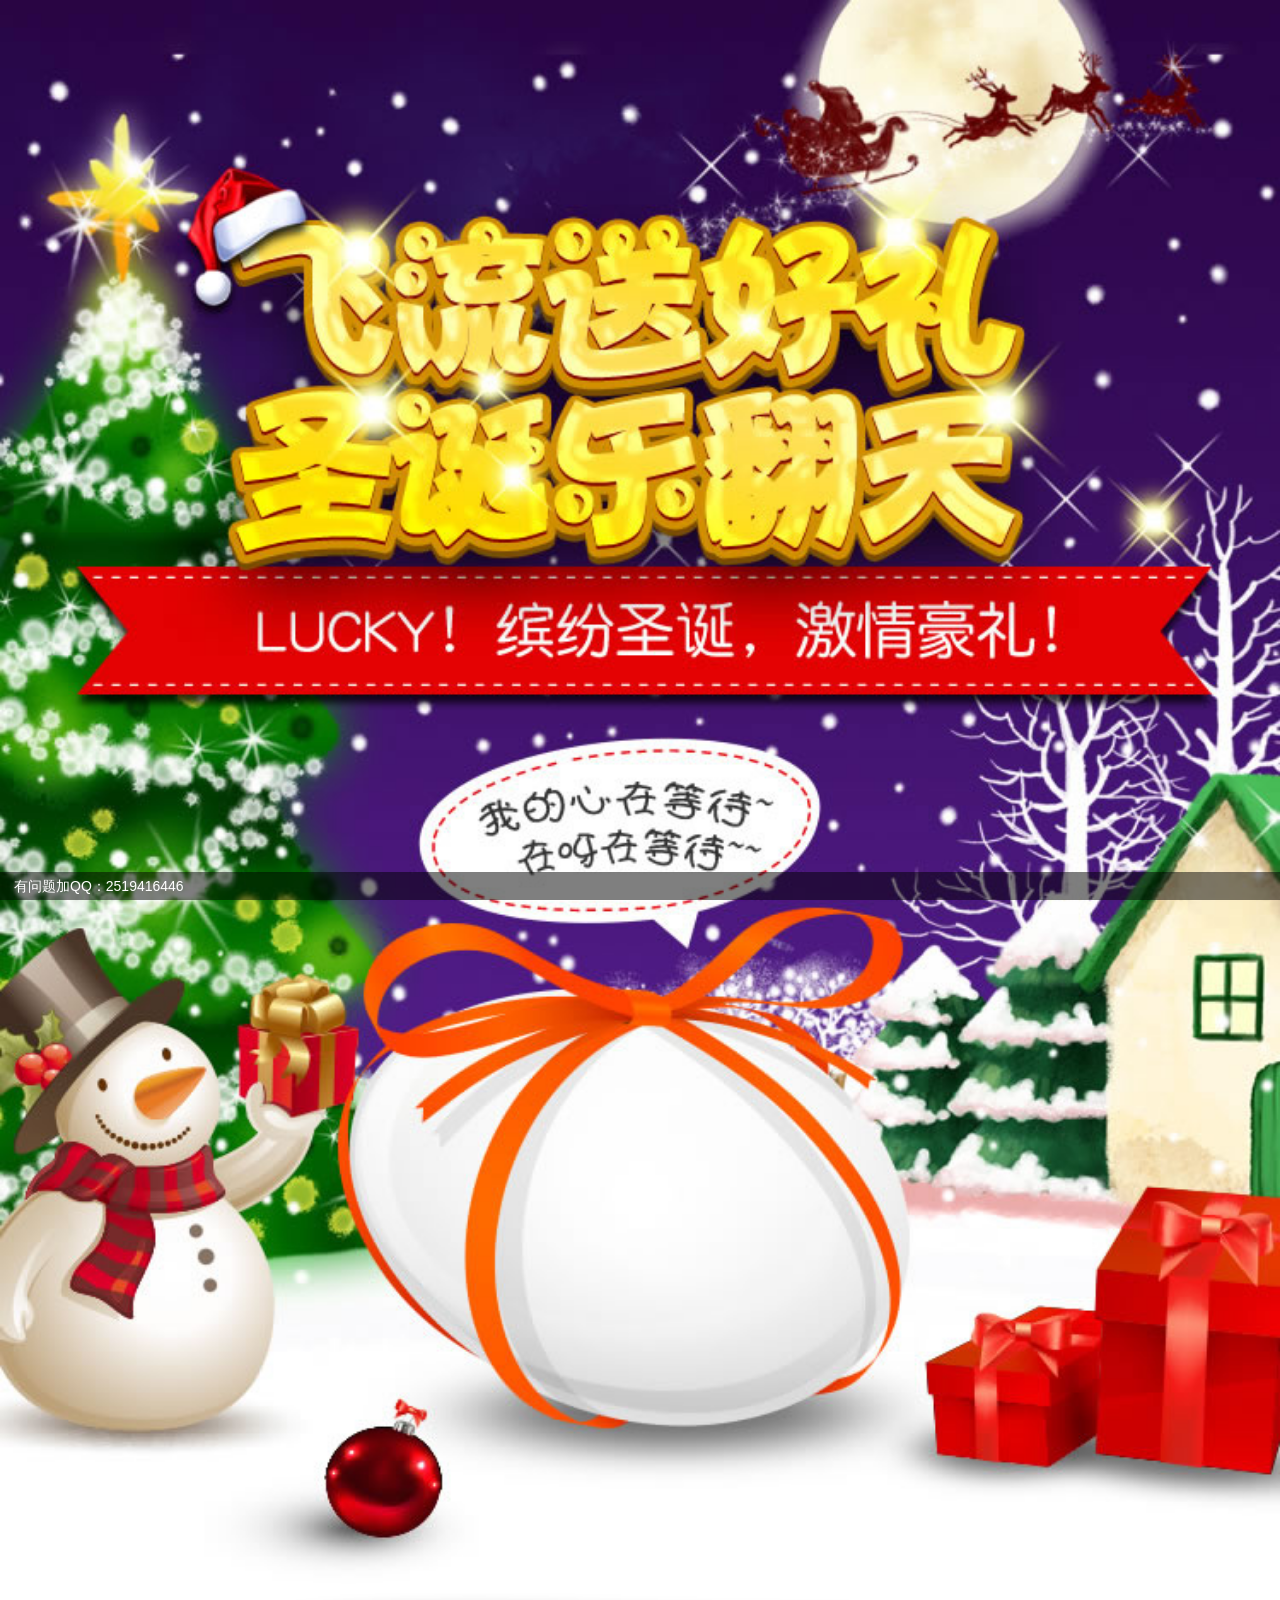
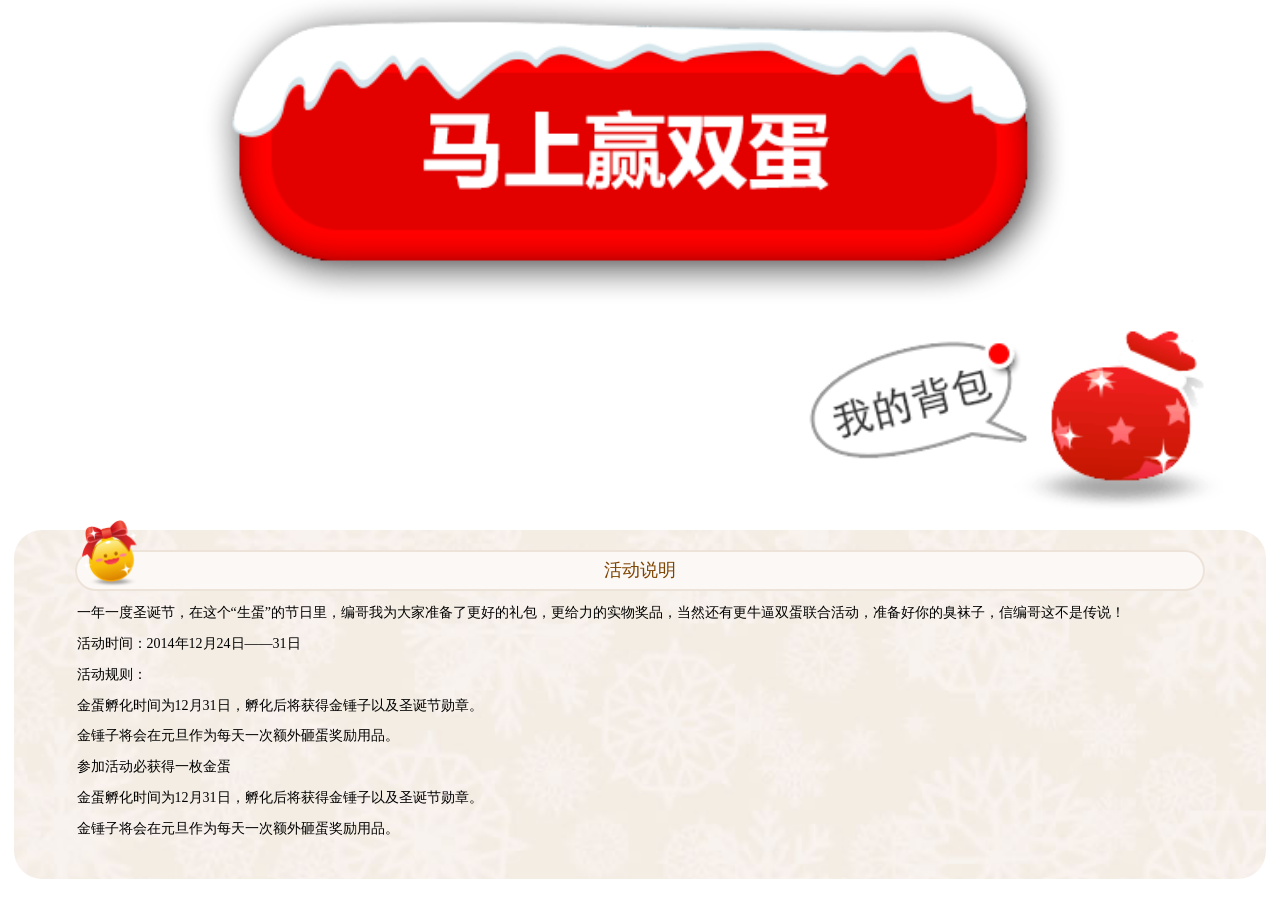
<file: src/christmas/index.html>
<!doctype html>
<html>
<head>
	<meta charset="utf-8">
	<meta name="format-detection" content="telephone=no"/>
	<meta name="viewport" content="width=device-width, initial-scale=1.0, maximum-scale=1.0, user-scalable=no">
	<title>飞流送好礼，圣诞乐翻天 - 飞流游戏社区</title>
	<link href="css/base.css" rel="stylesheet">
	<link href="css/style.css" rel="stylesheet">
</head>
<body>
	<div class="wrapper" id="page">
		<div class="banner">
			<img class="w100" src="images/banner.jpg" alt="">
		</div>
		<div class="row tc btnrow">
			<a href="slot.html" class="btnlink"><img class="playbtn" src="images/playbtn.png" alt="马上赢双蛋"></a>
		</div>
		<div class="row tc packrow">
			<!-- 背包两种状态，一空一实 -->
			<a href="backpack.html" class="btnlink"><img class="packbtn" src="images/backpack.png" alt="我的背包"></a>
			<!--
			<a href="#" class="btnlink"><img class="packbtn" src="images/backpack_empty.png" alt="我的背包"></a>
			-->
		</div>
		<div class="rule">
			<div class="tit"><span class="smile"></span><div class="tit-txt">活动说明</div></div>
			<div class="con">
				<p>一年一度圣诞节，在这个“生蛋”的节日里，编哥我为大家准备了更好的礼包，更给力的实物奖品，当然还有更牛逼双蛋联合活动，准备好你的臭袜子，信编哥这不是传说！</p> 
				<p>活动时间：2014年12月24日——31日</p>
				<p>活动规则：</p>
				<p>金蛋孵化时间为12月31日，孵化后将获得金锤子以及圣诞节勋章。</p>
				<p>金锤子将会在元旦作为每天一次额外砸蛋奖励用品。</p>
				<p>参加活动必获得一枚金蛋</p>
				<p>金蛋孵化时间为12月31日，孵化后将获得金锤子以及圣诞节勋章。</p>
				<p>金锤子将会在元旦作为每天一次额外砸蛋奖励用品。</p>
			</div>
		</div>
	</div>
	<div class="contactbtm">
		<span class="words">有问题加QQ：2519416446</span>
	</div>	
</body>
</html>
</file>
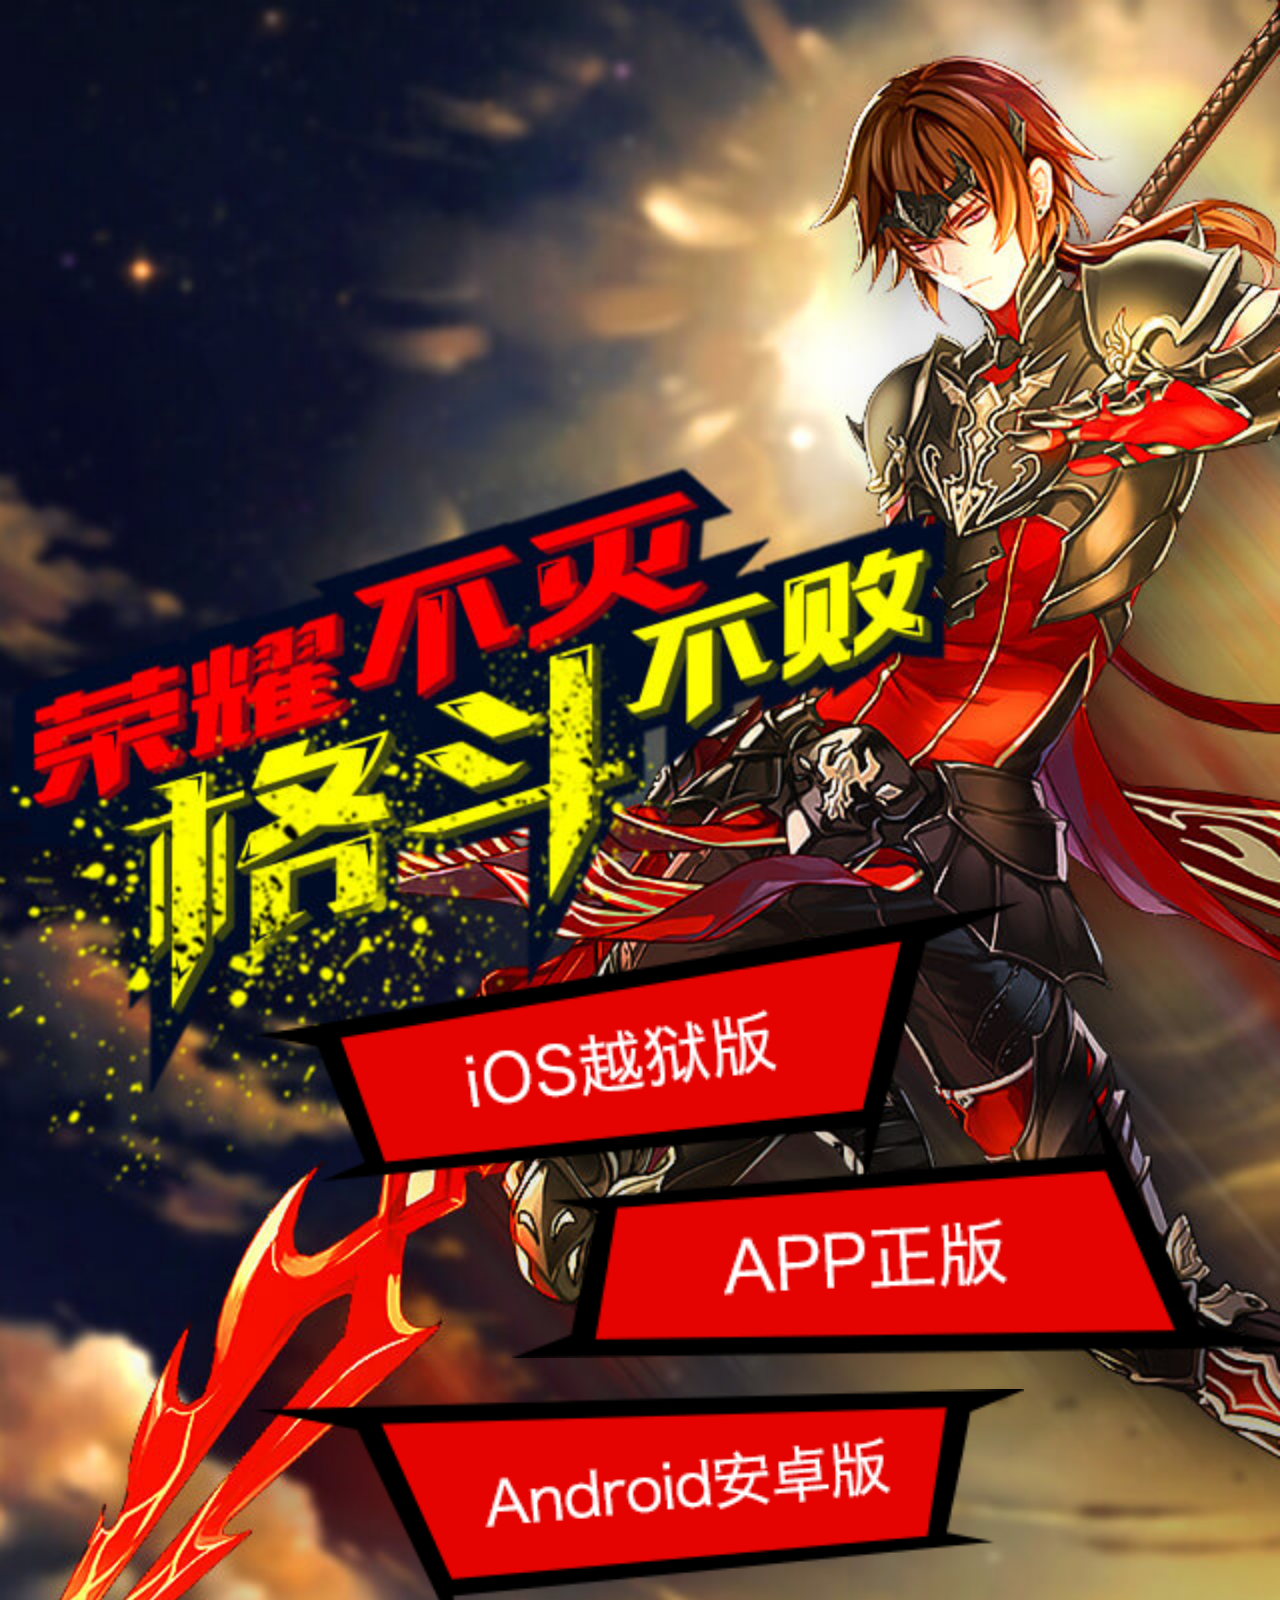
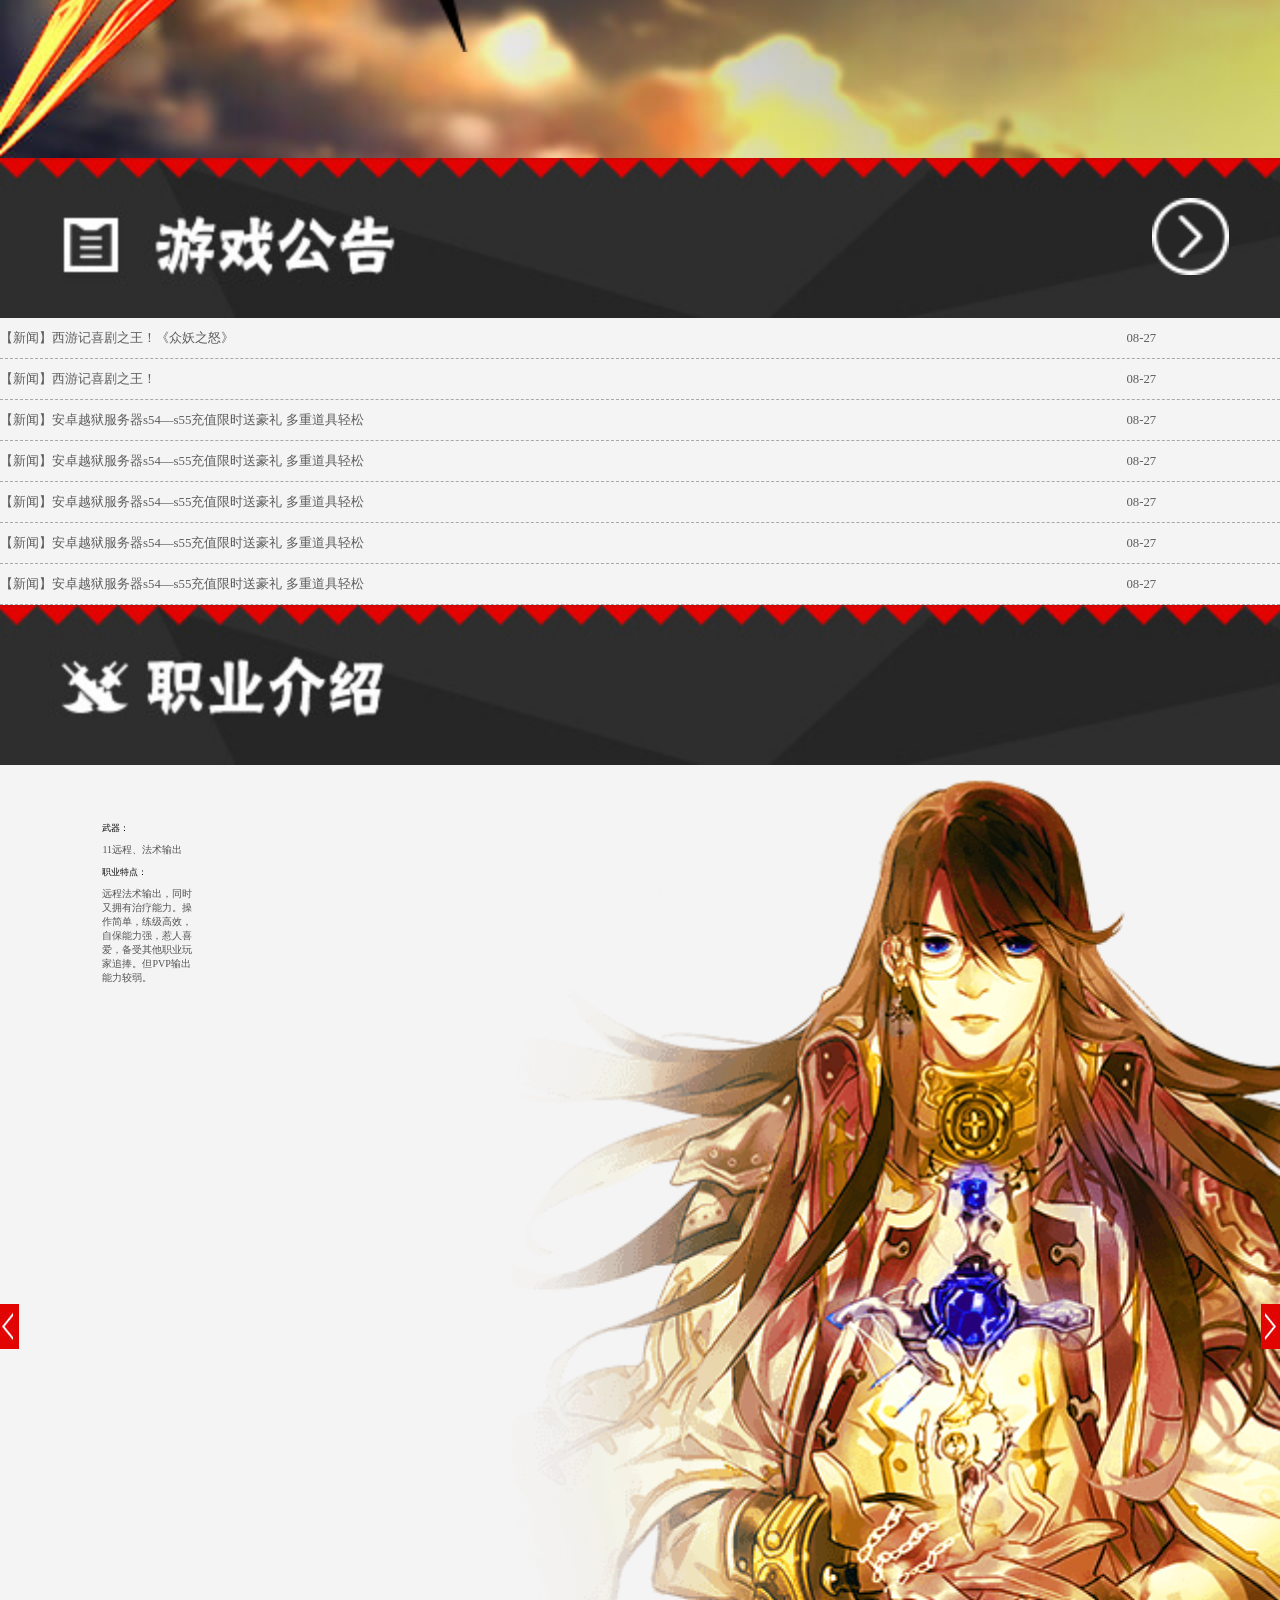
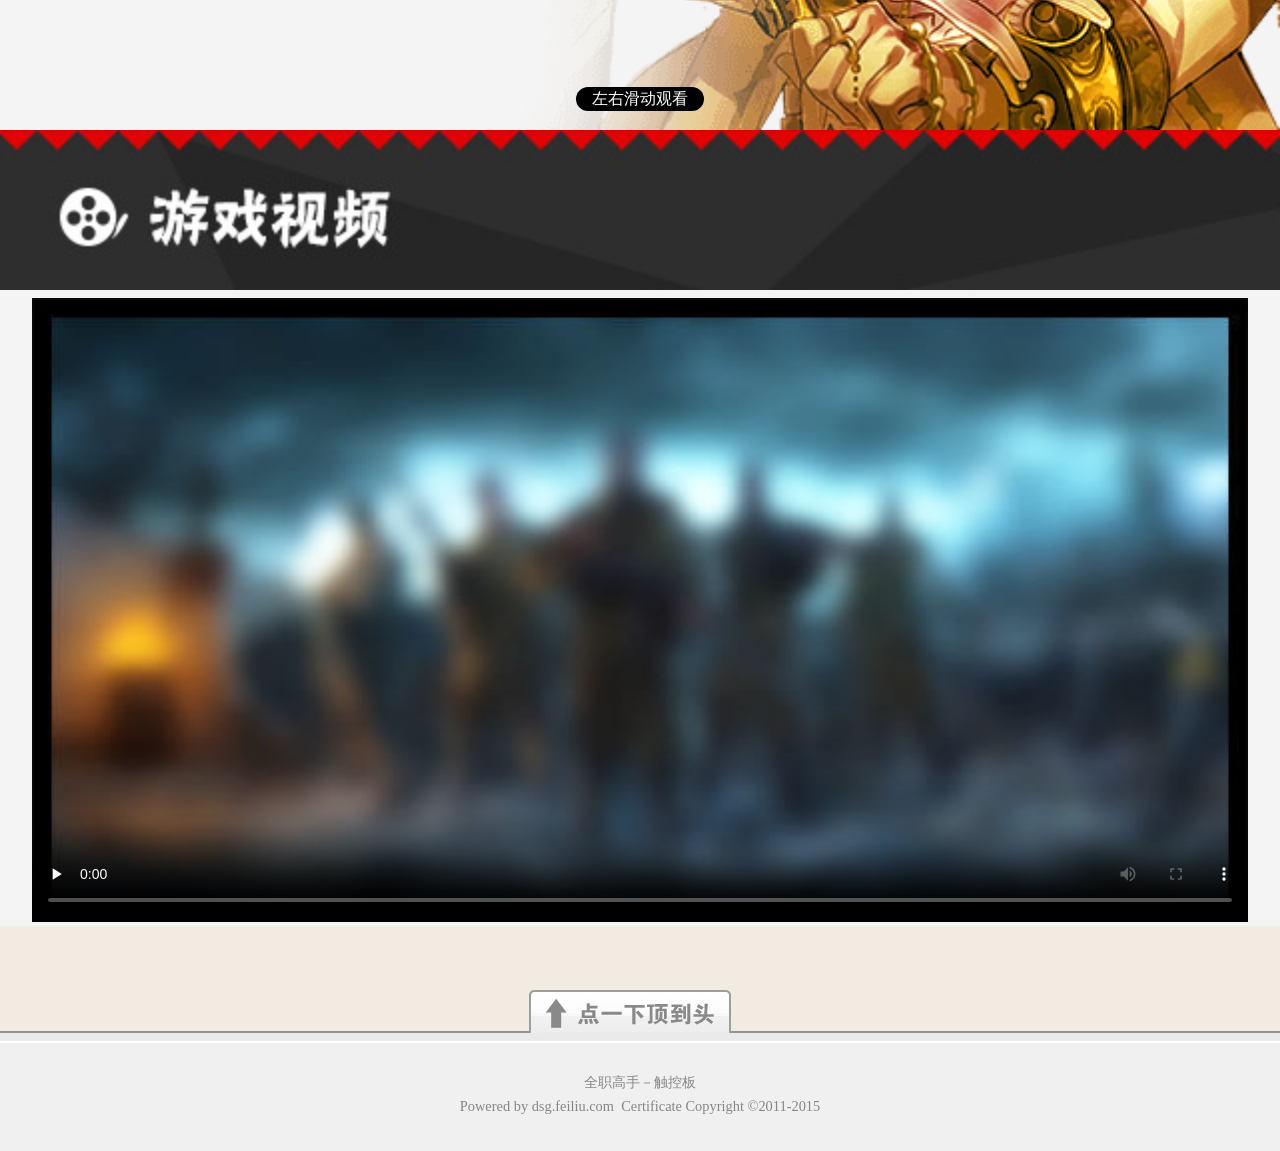
<file: src/fm-mobile/index.html>
<!doctype html>
<html lang="en">
<head>
	<meta charset="UTF-8">
	<title>全职高手</title>
	<meta name="keywords" content="全职高手" />
	<meta name="description" content="全职高手" />
	<meta name="format-detection" content="telephone=no"/>
	<meta name="format-detection" content="address=no"/>
	<meta name="viewport" content="width=device-width, initial-scale=1.0, maximum-scale=1.0, user-scalable=0">
	<link type="text/css" rel="stylesheet" href="css/style.css">
</head>
<body>
	<div class="wrap">
		<header class="banner" id="top">
			<img src="images/banner.jpg" class="bannerpic">
			<a href="#"><img src="images/download01.png" alt="" class="db01"></a>
			<a href="#"><img src="images/download02.png" alt="" class="db02"></a>
			<a href="#"><img src="images/download03.png" alt="" class="db03"></a>
		</header>
		<section class="newscon">
			<h2>
				<img src="images/title01.jpg">
				<a href="newslie.html"><img src="images/more.png" class="more"></a>
			</h2>
			<a href="#">
				<div class="title1_nr">
					<p class="title1_nr_txt">【新闻】西游记喜剧之王！《众妖之怒》</p>
					<p class="title1_nr_time">08-27</p>
				</div>
			</a>
			<a href="#">
				<div class="title1_nr">
					<p class="title1_nr_txt">【新闻】西游记喜剧之王！</p>
					<p class="title1_nr_time">08-27</p>
				</div>
			</a>
			<a href="#">
				<div class="title1_nr">
					<p class="title1_nr_txt">【新闻】安卓越狱服务器s54—s55充值限时送豪礼 多重道具轻松</p>
					<p class="title1_nr_time">08-27</p>
				</div>
			</a>
			<a href="#">
				<div class="title1_nr">
					<p class="title1_nr_txt">【新闻】安卓越狱服务器s54—s55充值限时送豪礼 多重道具轻松</p>
					<p class="title1_nr_time">08-27</p>
				</div>
			</a>
			<a href="#">
				<div class="title1_nr">
					<p class="title1_nr_txt">【新闻】安卓越狱服务器s54—s55充值限时送豪礼 多重道具轻松</p>
					<p class="title1_nr_time">08-27</p>
				</div>
			</a>
			<a href="#">
				<div class="title1_nr">
					<p class="title1_nr_txt">【新闻】安卓越狱服务器s54—s55充值限时送豪礼 多重道具轻松</p>
					<p class="title1_nr_time">08-27</p>
				</div>
			</a>
			<a href="#">
				<div class="title1_nr">
					<p class="title1_nr_txt">【新闻】安卓越狱服务器s54—s55充值限时送豪礼 多重道具轻松</p>
					<p class="title1_nr_time">08-27</p>
				</div>
			</a>
		</section>
		<section class="intro">
			<h2><img src="images/title02.jpg"></h2>
			<div id="slideBox" class="slideBox">

				<div class="bd">
					<ul>
						<li>
							<p><span>武器：</span><br />
							   11远程、法术输出<br />
							   <span>职业特点：</span><br />
							   远程法术输出，同时又拥有治疗能力。操作简单，练级高效，自保能力强，惹人喜爱，备受其他职业玩家追捧。但PVP输出能力较弱。
							</p>
							<a href="#"><img src="images/r1.png" /></a>
						</li>
						<li>
							<p><span>武器：</span><br />
							   22远程、法术输出<br />
							   <span>职业特点：</span><br />
							   远程法术输出，同时又拥有治疗能力。操作简单，练级高效，自保能力强，惹人喜爱，备受其他职业玩家追捧。但PVP输出能力较弱。
							</p>
							<a href="#"><img src="images/r2.png" /></a>
						</li>
						<li>
							<p><span>武器：</span><br />
							   33远程、法术输出<br />
							   <span>职业特点：</span><br />
							   远程法术输出，同时又拥有治疗能力。操作简单，练级高效，自保能力强，惹人喜爱，备受其他职业玩家追捧。但PVP输出能力较弱。
							</p>
							<a href="#"><img src="images/r3.png" /></a>
						</li>
						<li>
							<p><span>武器：</span><br />
							   44远程、法术输出<br />
							   <span>职业特点：</span><br />
							   远程法术输出，同时又拥有治疗能力。操作简单，练级高效，自保能力强，惹人喜爱，备受其他职业玩家追捧。但PVP输出能力较弱。
							</p>
							<a href="#"><img src="images/r4.png" /></a>
						</li>
						<li>
							<p><span>武器：</span><br />
							   55远程、法术输出<br />
							   <span>职业特点：</span><br />
							   远程法术输出，同时又拥有治疗能力。操作简单，练级高效，自保能力强，惹人喜爱，备受其他职业玩家追捧。但PVP输出能力较弱。
							</p>
							<a href="#"><img src="images/r5.png" /></a>
						</li>
					</ul>
				</div>

				<div class="hd">
					<span class="prev"></span>
					<span class="next"></span>
					<p>左右滑动观看</p>
				</div>

			</div>	
		</section>
		<section class="vedio">
			<h2><img src="images/title03.jpg"></h2>
			<video id="vd" poster="images/vedio.jpg" preload="none" controls>		
				<source src="http://game.feiliu.com/tong/m-lq/video/sgyy.mp4" type="video/mp4" />
				<source src="http://game.feiliu.com/tong/m-lq/video/sgyy.webm" type="video/webm" />
				<source src="http://game.feiliu.com/tong/m-lq/video/sgyy.ogv" type="video/ogg" />
			</video>
		</section>
		<section class="bottom">
			<div class="bottom_top">
				<a href="#top"><img src="images/fh_top.jpg" alt=""/></a>
			</div>
			<p class="bottom_01"></p>
			<div class="bottom_sm">
				<p>全职高手－触控板</p>
				<p>Powered by dsg.feiliu.com &nbsp;Certificate Copyright &copy;2011-2015 </p>
			</div>
		</section>
	</div>
	<script src="js/TouchSlide.1.1.js"></script>
	<script type="text/javascript">
				// TouchSlide({ 
				// 	slideCell:"#picScroll",
				// 	titCell:".hd ul", //开启自动分页 autoPage:true ，此时设置 titCell 为导航元素包裹层
				// 	autoPage:true, //自动分页
				// 	pnLoop:"false", // 前后按钮不循环
				// 	switchLoad:"_src" //切换加载，真实图片路径为"_src" 

				// });
               TouchSlide({ slideCell:"#slideBox", mainCell:".bd ul", effect:"leftLoop" });


			</script>
</body>
</html>
</file>
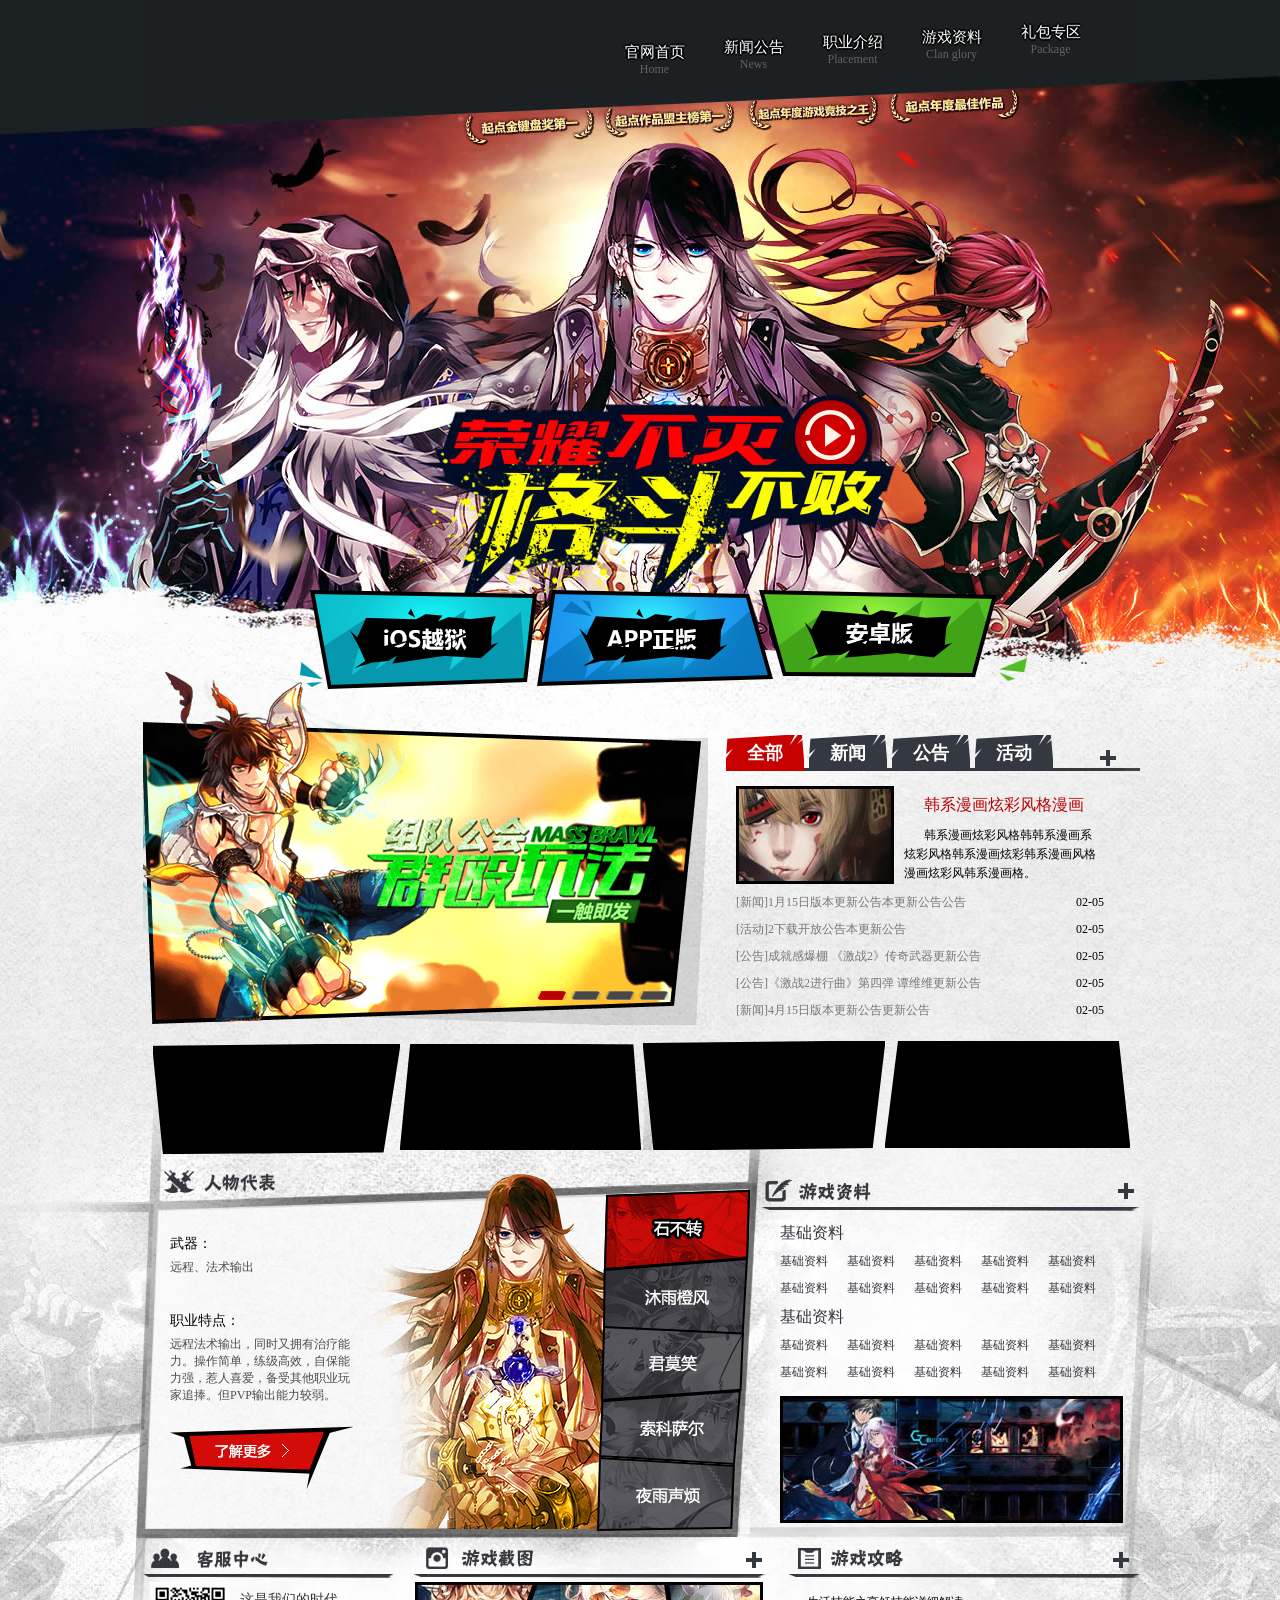
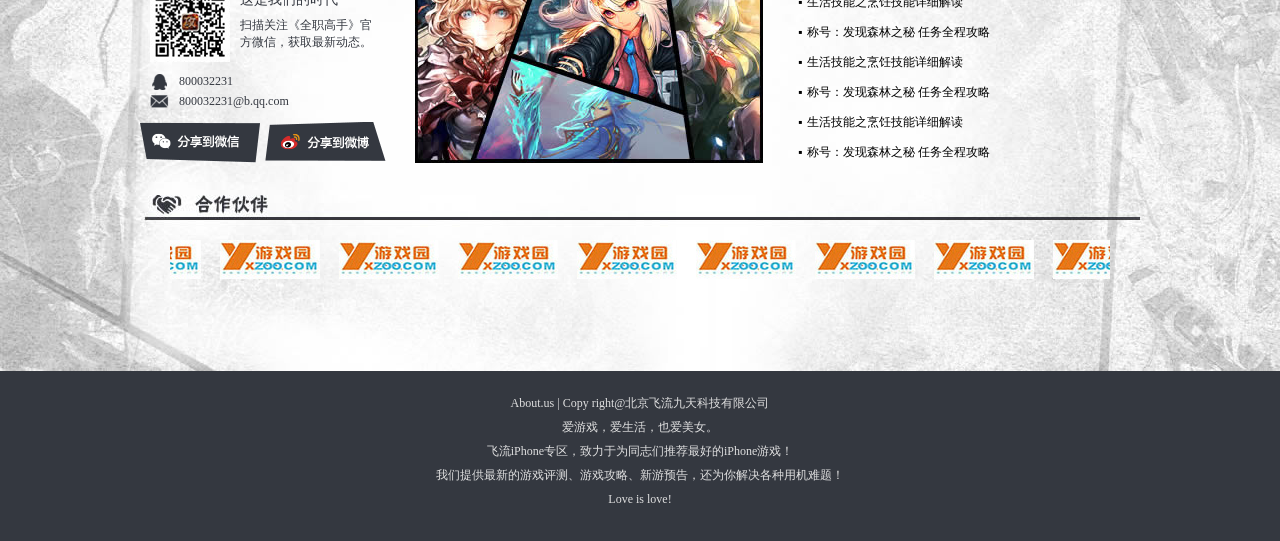
<file: src/fullmaster/index.html>
<!doctype html>
<html lang="en">
<head>
	<meta charset="UTF-8">
	<title>全职高手</title>
	<meta content="全职高手" name="keywords">
	<meta content="全职高手" name="description">
	<link rel="stylesheet" href="css/style.css">
</head>
<body>
	<!--导航 -->
	<div class="tt">
		<div class="nav">
			<a href="" class="mt40"><span>官网首页</span><br>Home</a>
			<a href="" class="mt30"><span>新闻公告</span><br>News</a>
			<a href="" class="mt20"><span>职业介绍</span><br>Placement</a>
			<a href="" class="mt10"><span>游戏资料</span><br>Clan glory</a>
			<a href=""><span>礼包专区</span><br>Package</a>
		</div>	
	</div>
	<!-- 导航 -->
	<div class="contain fltt rel">
		<div class="con1000">
			<div class="box01 fltt rel">
				<div class=" video">				
					<span class="playbtn"></span>
					<span class="jiao"></span>
				</div>
				<div class="dowload asb">
					<a href="" class="db01"></a>
					<a href="" class="db02"></a>
					<a href="" class="db03"></a>
				</div>
			</div>
			<div class="box02 fltt">
				<!-- 轮播图 start  -->
				<div id="imgauto" class="fltt">
					<div class="img-btn"> 
						<a class="img-btn-checked">1</a> 
						<a>2</a> 
                        <a>3</a> 
                        <a>4</a> 
                    </div>
                    <div class="img-con">
                    	<a style="display:block" href="#"><img src="images/lunbo.png" /></a>
                        <a href="#" ><img src="images/lunbo.png"/></a> 
                        <a href="#"><img src="images/lunbo.png" /></a> 
                        <a href="#"><img src="images/lunbo.png" /></a>  
                    </div>
                </div>
				<!--轮播图 end -->
				<!--新闻 start-->
				<div class="newscon fltt">
					<a href="#" class="more"><img src="images/more.png" alt=""></a>
					<div class="top001" id="_show1">
						<ul class="buttonbg">
							<li class="li01"><a href="#">全部</a></li>
							<li class="li02"><a href="#" onMouseMove="__show(2);">新闻</a></li>
							<li class="li02"><a href="#" onMouseMove="__show(3);">公告</a></li>
							<li class="li02"><a href="#" onMouseMove="__show(4);">活动</a></li>
						</ul>
						<div class="news01">
							<div class="hotnews">
								<img src="images/newspic.jpg" alt="">
								<div class="hottxt fltt">
									<a href="">韩系漫画炫彩风格漫画</a>
									<span>韩系漫画炫彩风格韩韩系漫画系炫彩风格韩系漫画炫彩韩系漫画风格漫画炫彩风韩系漫画格。</span>
								</div>
							</div>
							<ul>
								<li><a href="#">[新闻]1月15日版本更新公告本更新公告公告</a><span class="date">02-05</span></li>
                                <li><a href="#">[活动]2下载开放公告本更新公告</a><span class="date">02-05</span></li>
                                <li><a href="#">[公告]成就感爆棚 《激战2》传奇武器更新公告</a><span class="date">02-05</span></li>
                                <li><a href="#">[公告]《激战2进行曲》第四弹 谭维维更新公告</a><span class="date">02-05</span></li>
                                <li><a href="#">[新闻]4月15日版本更新公告更新公告</a><span class="date">02-05</span></li>
                            </ul>
                        </div>
                    </div>
                    <div class="top002" id="_show2">
                    	<ul class="buttonbg">
                        	<li class="li02"><a href="#" onMouseMove="__show(1);">全部</a></li>
                            <li class="li01"><a href="#">新闻</a></li>
                            <li class="li02"><a href="#"  onmousemove="__show(3);">公告</a></li>
                            <li class="li02"><a href="#" onMouseMove="__show(4);">活动</a></li>
                        </ul>
                        <div class="news01">
                        	<div class="hotnews">
								<img src="images/newspic.jpg" alt="">
								<div class="hottxt fltt">
									<a href="">2韩系漫画炫彩风格漫画</a>
									<span>韩系漫画炫彩风格韩韩系漫画系炫彩风格韩系漫画炫彩韩系漫画风格漫画炫彩风韩系漫画格。</span>
								</div>
							</div>
                        	<ul>
                        		<li><a href="#">[新闻]1月15日版本更新公告本更新公告公告</a><span class="date">02-05</span></li>
                            	<li><a href="#">[活动]3下载开放公告本更新公告</a><span class="date">02-05</span></li>
                                <li><a href="#">[公告]成就感爆棚 《激战2》传奇武器更新公告</a><span class="date">02-05</span></li>
                                <li><a href="#">[公告]《激战2进行曲》第四弹 谭维维更新公告</a><span class="date">02-05</span></li>
                                <li><a href="#">[新闻]4月15日版本更新公告更新公告</a><span class="date">02-05</span></li>
                            </ul>
                        </div>
                    </div>
                    <div class="top003" id="_show3">
                    	<ul class="buttonbg">
                    		<li class="li02"><a href="#" onMouseMove="__show(1);">全部</a></li>
                        	<li class="li02"><a href="#" onMouseMove="__show(2);">新闻</a></li>
                        	<li class="li01"><a href="#" >公告</a></li>
                        	<li class="li02"><a href="#" onMouseMove="__show(4);">活动</a></li>
                        </ul>
                        <div class="news01">
                        	<div class="hotnews">
								<img src="images/newspic.jpg" alt="">
								<div class="hottxt fltt">
									<a href="">3韩系漫画炫彩风格漫画</a>
									<span>韩系漫画炫彩风格韩韩系漫画系炫彩风格韩系漫画炫彩韩系漫画风格漫画炫彩风韩系漫画格。</span>
								</div>
							</div>
                        	<ul>
                        		<li><a href="#">[新闻]1月15日版本更新公告本更新公告公告</a><span class="date">02-05</span></li>
                        		<li><a href="#">[活动]4下载开放公告本更新公告</a><span class="date">02-05</span></li>
                        		<li><a href="#">[公告]成就感爆棚 《激战2》传奇武器更新公告</a><span class="date">02-05</span></li>
                        		<li><a href="#">[公告]《激战2进行曲》第四弹 谭维维更新公告</a><span class="date">02-05</span></li>
                        		<li><a href="#">[新闻]4月15日版本更新公告更新公告</a><span class="date">02-05</span></li>
                        	</ul>
                        </div>
                    </div>
                    <div class="top004" id="_show4">
                    	<ul class="buttonbg white">
                    		<li class="li02"><a href="#" onMouseMove="__show(1);">全部</a></li>
                        	<li class="li02"><a href="#" onMouseMove="__show(2);">新闻</a></li>
                        	<li class="li02"><a href="#" onMouseMove="__show(3);">公告</a></li>
                        	<li class="li01"><a href="#" >活动</a></li>
                        </ul>
                        <div class="news01">
                        	<div class="hotnews">
								<img src="images/newspic.jpg" alt="">
								<div class="hottxt fltt">
									<a href="">4韩系漫画炫彩风格漫画</a>
									<span>韩系漫画炫彩风格韩韩系漫画系炫彩风格韩系漫画炫彩韩系漫画风格漫画炫彩风韩系漫画格。</span>
								</div>
							</div>
                        	<ul>
                        		<li><a href="#">[新闻]1月15日版本更新公告本更新公告公告</a><span class="date">02-05</span></li>
                        		<li><a href="#">[活动]4下载开放公告本更新公告</a><span class="date">02-05</span></li>
                        		<li><a href="#">[公告]成就感爆棚 《激战2》传奇武器更新公告</a><span class="date">02-05</span></li>
                        		<li><a href="#">[公告]《激战2进行曲》第四弹 谭维维更新公告</a><span class="date">02-05</span></li>
                        		<li><a href="#">[新闻]4月15日版本更新公告更新公告</a><span class="date">02-05</span></li>
                            </ul>
                        </div>
                    </div>
                </div>
                    <!--新闻  end -->
			</div>
			<div class="box03 fltt">
				<!-- 广告位 -->
				<div class="adcon fltt">
					<a href="" class="ad-mg01"><img src="images/ad01.png" alt=""></a>
					<a href=""><img src="images/ad02.png" alt=""></a>
					<a href="" class="ad-mg03"><img src="images/ad03.png" alt=""></a>
					<a href="" class="ad-mg03"><img src="images/ad04.png" alt=""></a>
				</div>
				<!-- 广告位 -->
				<!-- 人物  -->
				<div class="renwucon fltt rel">

					<div class="top001" id="_showa1">
						<ul class="rwbuttonbg asb">
							<li class="renwu01_2"><a href="#">石不转</a></li>
							<li class="renwu02"><a href="#" onMouseMove="__showa(2);">沐雨橙风</a></li>
							<li class="renwu03"><a href="#" onMouseMove="__showa(3);">君莫笑</a></li>
							<li class="renwu04"><a href="#" onMouseMove="__showa(4);">索科萨尔</a></li>
							<li class="renwu05"><a href="#" onMouseMove="__showa(5);">夜雨声烦</a></li>
						</ul>
						<div class="renwuintro rbg01">
							<p><span>武器：</span><br />
							   远程、法术输出<br /><br /><br />
							   <span>职业特点：</span><br />
							   远程法术输出，同时又拥有治疗能力。操作简单，练级高效，自保能力强，惹人喜爱，备受其他职业玩家追捧。但PVP输出能力较弱。
							</p>
							<a href="#"><img src="images/liaojie.png" alt=""></a>
                        </div>
                    </div>

                    <div class="top002" id="_showa2">
						<ul class="rwbuttonbg asb">
							<li class="renwu01"><a href="#" onMouseMove="__showa(1);">石不转</a></li>
							<li class="renwu02_2"><a href="#">沐雨橙风</a></li>
							<li class="renwu03"><a href="#" onMouseMove="__showa(3);">君莫笑</a></li>
							<li class="renwu04"><a href="#" onMouseMove="__showa(4);">索科萨尔</a></li>
							<li class="renwu05"><a href="#" onMouseMove="__showa(5);">夜雨声烦</a></li>
						</ul>
						<div class="renwuintro rbg02">
							<p><span>武器：</span><br />
							   22远程、法术输出<br /><br /><br />
							   <span>职业特点：</span><br />
							   远程法术输出，同时又拥有治疗能力。操作简单，练级高效，自保能力强，惹人喜爱，备受其他职业玩家追捧。但PVP输出能力较弱。
							</p>
							<a href="#"><img src="images/liaojie.png" alt=""></a>
                        </div>
                    </div>

                    <div class="top003" id="_showa3">
						<ul class="rwbuttonbg asb">
							<li class="renwu01"><a href="#" onMouseMove="__showa(1);">石不转</a></li>
							<li class="renwu02"><a href="#" onMouseMove="__showa(2);">沐雨橙风</a></li>
							<li class="renwu03_2"><a href="#">君莫笑</a></li>
							<li class="renwu04"><a href="#" onMouseMove="__showa(4);">索科萨尔</a></li>
							<li class="renwu05"><a href="#" onMouseMove="__showa(5);">夜雨声烦</a></li>
						</ul>
						<div class="renwuintro rbg03">
							<p><span>武器：</span><br />
							   333远程、法术输出<br /><br /><br />
							   <span>职业特点：</span><br />
							   远程法术输出，同时又拥有治疗能力。操作简单，练级高效，自保能力强，惹人喜爱，备受其他职业玩家追捧。但PVP输出能力较弱。
							</p>
							<a href="#"><img src="images/liaojie.png" alt=""></a>
                        </div>
                    </div>

                    <div class="top004" id="_showa4">
						<ul class="rwbuttonbg asb">
							<li class="renwu01"><a href="#" onMouseMove="__showa(1);">石不转</a></li>
							<li class="renwu02"><a href="#" onMouseMove="__showa(2);">沐雨橙风</a></li>
							<li class="renwu03"><a href="#" onMouseMove="__showa(3);">君莫笑</a></li>
							<li class="renwu04_2"><a href="#">索科萨尔</a></li>
							<li class="renwu05"><a href="#" onMouseMove="__showa(5);">夜雨声烦</a></li>
						</ul>
						<div class="renwuintro rbg04">
							<p><span>武器：</span><br />
							   444远程、法术输出<br /><br /><br />
							   <span>职业特点：</span><br />
							   远程法术输出，同时又拥有治疗能力。操作简单，练级高效，自保能力强，惹人喜爱，备受其他职业玩家追捧。但PVP输出能力较弱。
							</p>
							<a href="#"><img src="images/liaojie.png" alt=""></a>
                        </div>
                    </div>

                    <div class="top005" id="_showa5">
						<ul class="rwbuttonbg asb">
							<li class="renwu01"><a href="#" onMouseMove="__showa(1);">石不转</a></li>
							<li class="renwu02"><a href="#" onMouseMove="__showa(2);">沐雨橙风</a></li>
							<li class="renwu03"><a href="#" onMouseMove="__showa(3);">君莫笑</a></li>
							<li class="renwu04"><a href="#" onMouseMove="__showa(4);">索科萨尔</a></li>
							<li class="renwu05_2"><a href="#">夜雨声烦</a></li>
						</ul>
						<div class="renwuintro rbg05">
							<p><span>武器：</span><br />
							   555远程、法术输出<br /><br /><br />
							   <span>职业特点：</span><br />
							   远程法术输出，同时又拥有治疗能力。操作简单，练级高效，自保能力强，惹人喜爱，备受其他职业玩家追捧。但PVP输出能力较弱。
							</p>
							<a href="#"><img src="images/liaojie.png" alt=""></a>
                        </div>
                    </div>

				</div>
				<!--人物 -->
				<!-- 游戏资料 -->
				<div class="infocon fltt rel">
					<a href="" class="more02"><img src="images/more.png" alt=""></a>
					<div class="infolie">
						<h2>基础资料</h2>
						<a href="#">基础资料</a>
						<a href="#">基础资料</a>
						<a href="#">基础资料</a>
						<a href="#">基础资料</a>
						<a href="#">基础资料</a>
						<a href="#">基础资料</a>
						<a href="#">基础资料</a>
						<a href="#">基础资料</a>
						<a href="#">基础资料</a>
						<a href="#">基础资料</a>
						<h2>基础资料</h2>
						<a href="#">基础资料</a>
						<a href="#">基础资料</a>
						<a href="#">基础资料</a>
						<a href="#">基础资料</a>
						<a href="#">基础资料</a>
						<a href="#">基础资料</a>
						<a href="#">基础资料</a>
						<a href="#">基础资料</a>
						<a href="#">基础资料</a>
						<a href="#">基础资料</a>
						<img src="images/infopics.jpg" alt="">
					</div>

				</div>
				<!-- 游戏资料 -->
			</div>
			<div class="box04 fltt">
				<!-- 客服中心 -->
				<div class="kefu fltt">
					<img src="images/sanpic.png" alt="" class="scan fltt">
					<p><span>这是我们的时代</span><br />
						扫描关注《全职高手》官方微信，获取最新动态。
					</p>
					<div class="contact fltt">
						<span><img src="images/small01.png" alt="">800032231</span>
						<span><img src="images/small02.png" alt="">800032231@b.qq.com</span>
					</div>
					<a href="" class="weichat"></a>
					<a href="" class="weibo"></a>
				</div>
				<!-- 客服中心 -->
				<!-- 游戏截图 -->
				<div class="gamepic fltt rel">
					<a href="" class="more03 asb"><img src="images/more.png" alt=""></a>
					<img src="images/gamepics.jpg" alt="" border="0" usemap="#Map">
					<map name="Map">
						<area shape="poly" coords="2,1,116,4,55,175,2,175" href="#">
						<area shape="poly" coords="122,4,249,4,266,126,99,72" href="#">
						<area shape="poly" coords="97,78,267,134,272,174,62,176" href="#">
						<area shape="poly" coords="255,4,344,4,342,170,280,175" href="#">
					</map>
			  </div>
			  <!-- 游戏截图 -->
			  <!-- 游戏攻略 -->
			  <div class="strategy fltt rel">
			  	<a href="" class="more04 asb"><img src="images/more.png" alt=""></a>
			  	<ul>
			  		<li><span>▪</span><a href="">生活技能之烹饪技能详细解读</a></li>
			  		<li><span>▪</span><a href="">称号：发现森林之秘 任务全程攻略</a></li>
			  		<li><span>▪</span><a href="">生活技能之烹饪技能详细解读</a></li>
			  		<li><span>▪</span><a href="">称号：发现森林之秘 任务全程攻略</a></li>
			  		<li><span>▪</span><a href="">生活技能之烹饪技能详细解读</a></li>
			  		<li><span>▪</span><a href="">称号：发现森林之秘 任务全程攻略</a></li>
			  	</ul>
			  </div>
			  <!-- 游戏攻略 -->
			</div>
			<div class="box05 fltt rel">			
				<!-- 媒体 -->
				<div class="hz_box">
					<ul class="hz_list clearfix" id="hz_list">
						<li><a href="" target="_blank"><img alt="" src="images/meti01.jpg"></a></li>
                		<li><a href="" target="_blank"><img alt="" src="images/meti01.jpg"></a></li>
                        <li><a href="" target="_blank"><img alt="" src="images/meti01.jpg"></a></li>
                        <li><a href="" target="_blank"><img alt="" src="images/meti01.jpg"></a></li>
                        <li><a href="" target="_blank"><img alt="" src="images/meti01.jpg"></a></li>
                        <li><a href="" target="_blank"><img alt="" src="images/meti01.jpg"></a></li>
                        <li><a href="" target="_blank"><img alt="" src="images/meti01.jpg"></a></li>
                        <li><a href="" target="_blank"><img alt="" src="images/meti01.jpg"></a></li>
                        <li><a href="" target="_blank"><img alt="" src="images/meti01.jpg"></a></li>
                        <li><a href="" target="_blank"><img alt="" src="images/meti01.jpg"></a></li>
                    </ul>
                </div>
                <!-- 媒体 -->

			</div>
		</div>
	</div>
	<div class="footer fltt">
        <P>About.us | Copy right@北京飞流九天科技有限公司</P>
        <P>爱游戏，爱生活，也爱美女。</P>
        <P>飞流iPhone专区，致力于为同志们推荐最好的iPhone游戏！</P>
        <P>我们提供最新的游戏评测、游戏攻略、新游预告，还为你解决各种用机难题！</P>
        <P>Love is love!</P>
    </div>
    <!-- 视频弹窗 -->
    <div class="video-sourse disN">
    	<div class="video-sourse-wrap"></div>   
    </div>
    <!-- 视频弹窗 -->
<script type="text/javascript" src="js/scripts.js"></script>
<script type="text/javascript" src="js/public.js"></script>
</body>
</html>
</file>
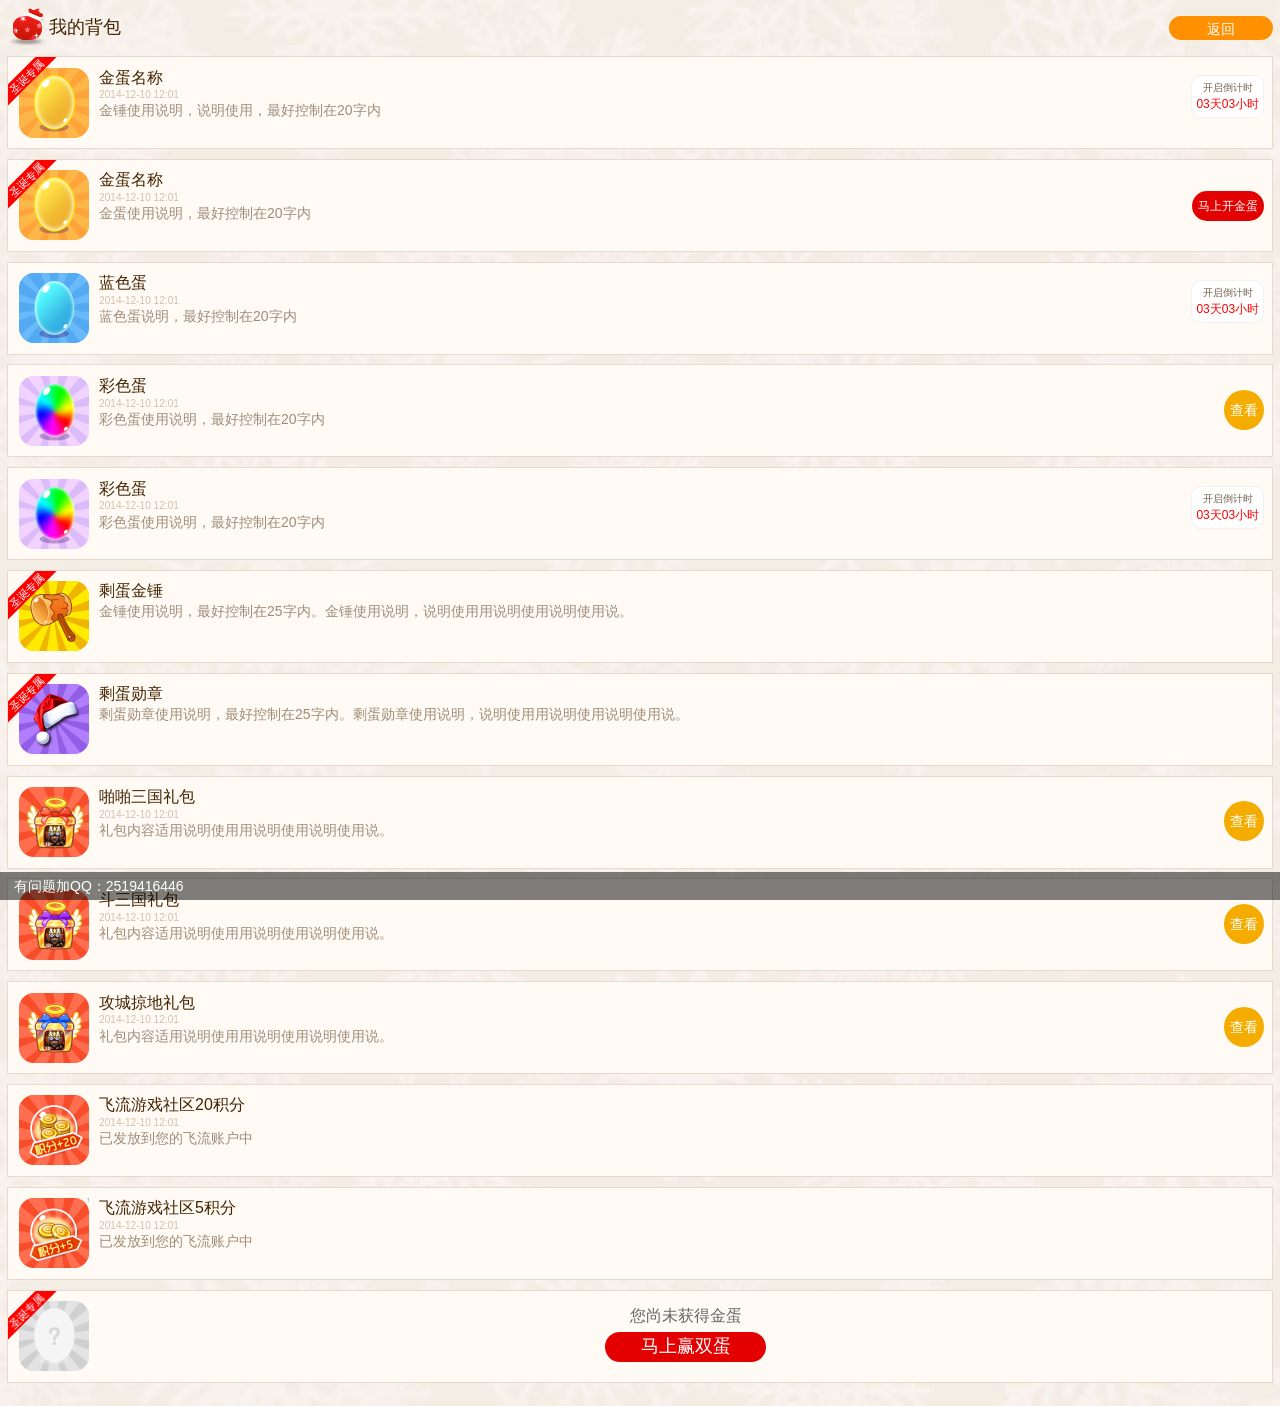
<file: src/christmas/backpack.htm>
<!doctype html>
<html>
<head>
	<meta charset="utf-8">
	<meta name="format-detection" content="telephone=no"/>
	<meta name="viewport" content="width=device-width, initial-scale=1.0, maximum-scale=1.0, user-scalable=no">
	<title>我的背包 - 飞流送好礼，圣诞乐翻天</title>
	<link href="css/base.css" rel="stylesheet">
	<link href="css/style.css" rel="stylesheet">
	<script src="js/libs/zepto.min.js"></script>
	<script src="js/script.js"></script>
</head>
<body>
	<div class="pack">
		<div class="pack-tit">
			<img class="bagico" src="images/bagico.png" alt=""><span class="pack-tit-txt">我的背包</span><a href="javascript:history.go(-1);" class="backhome">返回</a>
		</div>
		<div class="pack-con">
			<ul class="przlist">
				<li class="przlist-item egg_golden yellow">
					<div class="prz-left">
						<div class="prz-img"></div>
						<div class="prz-des">
							<div class="prz-tit">金蛋名称</div>
							<div class="prz-date">2014-12-10 12:01</div>
							<div class="prz-txt">金锤使用说明，说明使用，最好控制在20字内</div>
						</div>					
					</div>

					<div class="prz-rgt">
						<div class="countdown">
							<p class="txt tc">开启倒计时</p>
							<p class="time tc">03天03小时</p>
						</div>
					</div>

					<div class="label">圣诞专属</div>
				</li>
				<li class="przlist-item egg_golden yellow">
					<div class="prz-left">
						<div class="prz-img"></div>
						<div class="prz-des">
							<div class="prz-tit">金蛋名称</div>
							<div class="prz-date">2014-12-10 12:01</div>
							<div class="prz-txt">金蛋使用说明，最好控制在20字内</div>
						</div>					
					</div>

					<div class="prz-rgt">
						<div class="eggevent">
							<a href="#" class="eggopen">马上开金蛋</a>
						</div>
						
					</div>
					<div class="label">圣诞专属</div>
				</li>
				<li class="przlist-item egg_blue">
					<div class="prz-left">
						<div class="prz-img"></div>
						<div class="prz-des">
							<div class="prz-tit">蓝色蛋</div>
							<div class="prz-date">2014-12-10 12:01</div>
							<div class="prz-txt">蓝色蛋说明，最好控制在20字内</div>
						</div>					
					</div>

					<div class="prz-rgt">
						<div class="countdown">
							<p class="txt tc">开启倒计时</p>
							<p class="time tc">03天03小时</p>
						</div>
					</div>
				</li>
				<li class="przlist-item egg_colorful">
					<div class="prz-left">
						<div class="prz-img"></div>
						<div class="prz-des">
							<div class="prz-tit">彩色蛋</div>
							<div class="prz-date">2014-12-10 12:01</div>
							<div class="prz-txt">彩色蛋使用说明，最好控制在20字内</div>
						</div>					
					</div>

					<div class="prz-rgt">
						<div class="giftevent">
							<a href="javascript:void(0);" class="view" data-val="4">查看</a>
							<input type="hidden" class="przname" value="斗三国抱枕一只">
						</div>
					</div>
				</li>
				<li class="przlist-item egg_colorful">
					<div class="prz-left">
						<div class="prz-img"></div>
						<div class="prz-des">
							<div class="prz-tit">彩色蛋</div>
							<div class="prz-date">2014-12-10 12:01</div>
							<div class="prz-txt">彩色蛋使用说明，最好控制在20字内</div>
						</div>					
					</div>

					<div class="prz-rgt">
						<div class="countdown">
							<p class="txt tc">开启倒计时</p>
							<p class="time tc">03天03小时</p>
						</div>
					</div>
				</li>
				<li class="przlist-item item hammer">
					<div class="prz-left">
						<div class="prz-img"></div>
						<div class="prz-des">
							<div class="prz-tit">剩蛋金锤</div>
							<div class="prz-txt">金锤使用说明，最好控制在25字内。金锤使用说明，说明使用用说明使用说明使用说。</div>
						</div>					
					</div>
					<div class="label">圣诞专属</div>
				</li>
				<li class="przlist-item item medal yellow">
					<div class="prz-left">
						<div class="prz-img"></div>
						<div class="prz-des">
							<div class="prz-tit">剩蛋勋章</div>
							<div class="prz-txt">剩蛋勋章使用说明，最好控制在25字内。剩蛋勋章使用说明，说明使用用说明使用说明使用说。</div>
						</div>					
					</div>
					<div class="label">圣诞专属</div>
				</li>
				<li class="przlist-item gift">
					<div class="prz-left">
						<div class="prz-img prz-gift1"></div>
						<div class="prz-des">
							<div class="prz-tit">啪啪三国礼包</div>
							<div class="prz-date">2014-12-10 12:01</div>
							<div class="prz-txt">礼包内容适用说明使用用说明使用说明使用说。</div>
						</div>					
					</div>
					<div class="prz-rgt">
						<div class="giftevent">
							<a href="javascript:void(0);" class="view" data-val="1">查看</a>
							<input type="hidden" class="przname" value="啪啪三国礼包">
							<div class="prz-giftcode general">12DA7HDK1SD22222222</div>
							<div class="prz-giftcode appcode">33333333333335A8J99</div>
							<div class="prz-giftcode ipacode">F5DA7HDK1SD505A8JEM</div>
						</div>		
					</div>
				</li>
				<li class="przlist-item gift">
					<div class="prz-left">
						<div class="prz-img prz-gift2"></div>
						<div class="prz-des">
							<div class="prz-tit">斗三国礼包</div>
							<div class="prz-date">2014-12-10 12:01</div>
							<div class="prz-txt">礼包内容适用说明使用用说明使用说明使用说。</div>
						</div>					
					</div>
					<div class="prz-rgt">
						<div class="giftevent">
							<a href="javascript:void(0);" class="view" data-val="2">查看</a>
							<input type="hidden" class="przname" value="斗三国礼包">
							<div class="prz-giftcode general">12DA7HDK1SD22222222</div>
						</div>		
					</div>
				</li>
				<li class="przlist-item gift">
					<div class="prz-left">
						<div class="prz-img prz-gift3"></div>
						<div class="prz-des">
							<div class="prz-tit">攻城掠地礼包</div>
							<div class="prz-date">2014-12-10 12:01</div>
							<div class="prz-txt">礼包内容适用说明使用用说明使用说明使用说。</div>
						</div>					
					</div>
					<div class="prz-rgt">
						<div class="giftevent">
							<a href="javascript:void(0);" class="view"  data-val="3">查看</a>
							<input type="hidden" class="przname" value="攻城掠地礼包">
							<div class="prz-giftcode appcode">33333333333335A8J99</div>
							<div class="prz-giftcode ipacode">F5DA7HDK1SD505A8JEM</div>
						</div>		
					</div>
				</li>
				<li class="przlist-item item credits">
					<div class="prz-left">
						<div class="prz-img prz-credits1"></div>
						<div class="prz-des">
							<div class="prz-tit">飞流游戏社区20积分</div>
							<div class="prz-date">2014-12-10 12:01</div>
							<div class="prz-txt">已发放到您的飞流账户中</div>
						</div>					
					</div>
				</li>
				<li class="przlist-item item credits">
					<div class="prz-left">
						<div class="prz-img prz-credits2"></div>
						<div class="prz-des">
							<div class="prz-tit">飞流游戏社区5积分</div>
							<div class="prz-date">2014-12-10 12:01</div>
							<div class="prz-txt">已发放到您的飞流账户中</div>
						</div>					
					</div>
				</li>
				<li class="przlist-item item none">
					<div class="prz-left">
						<div class="prz-img"></div>
						<div class="prz-des">
							<div class="prz-tit">您尚未获得金蛋</div>
							<a href="slot.html" class="gobtn">马上赢双蛋</a>
						</div>					
					</div>
					<div class="label">圣诞专属</div>
				</li>
			</ul>
		</div>	
	</div>
	<div class="overlay hide" id="overlay">
		<div class="giftshow">
			<div class="name">圣诞游戏礼包</div>
			<div class="row"><div class="prz-ico prz-gift3"></div></div>
			<div class="row">
				<p class="text">礼包兑换码：</p>
				<p class="text codetext generalc hide">通用版：<span class="code"></span></p>
				<p class="text codetext appc hide">正版：<span class="code"></span></p>
				<p class="text codetext ipac hide">越狱：<span class="code"></span></p>
			</div>
			<div class="row"><a href="javascript:void(0)" class="confirm">确定</a></div>
			<div class="giftclose">×</div>
		</div>
	</div>
	<div class="contactbtm">
		<span class="words">有问题加QQ：2519416446</span>
	</div>	
</body>
</html>
</file>
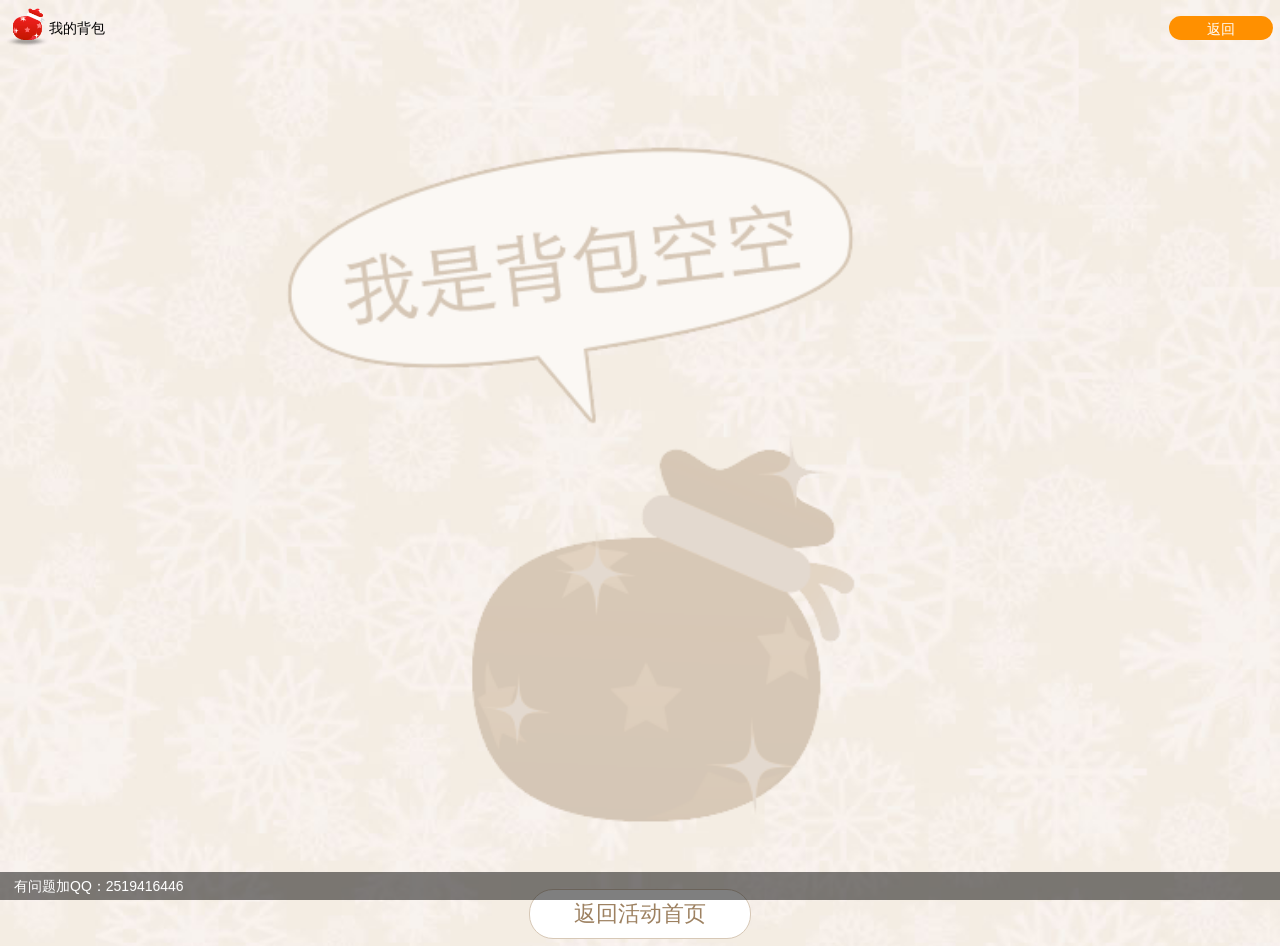
<file: src/christmas/backpack_empty.html>
<!doctype html>
<html>
<head>
	<meta charset="utf-8">
	<meta name="format-detection" content="telephone=no"/>
	<meta name="viewport" content="width=device-width, initial-scale=1.0, maximum-scale=1.0, user-scalable=no">
	<title>我的背包 - 飞流送好礼，圣诞乐翻天</title>
	<link href="css/base.css" rel="stylesheet">
	<link href="css/style.css" rel="stylesheet">
	<script src="js/libs/zepto.min.js"></script>
	<script src="js/script.js"></script>
</head>
<body>
	<div class="pack">
		<div class="pack-tit">
			<img class="bagico" src="images/bagico.png" alt=""><span class="tit-txt">我的背包</span><a href="javascript:history.go(-1);" class="backhome">返回</a>
		</div>
		<div class="pack-con">
			<div class="packnone">
				<div class="row tc">
					<img class="pack_empty" src="images/pack_empty.png" alt="">
				</div>
				<div class="row tc">
					<a class="home" href="index.html" title="返回活动首页">返回活动首页</a>
				</div>
			</div>
			
		</div>	
	</div>
	<div class="contactbtm">
		<span class="words">有问题加QQ：2519416446</span>
	</div>		
</body>
</html>
</file>
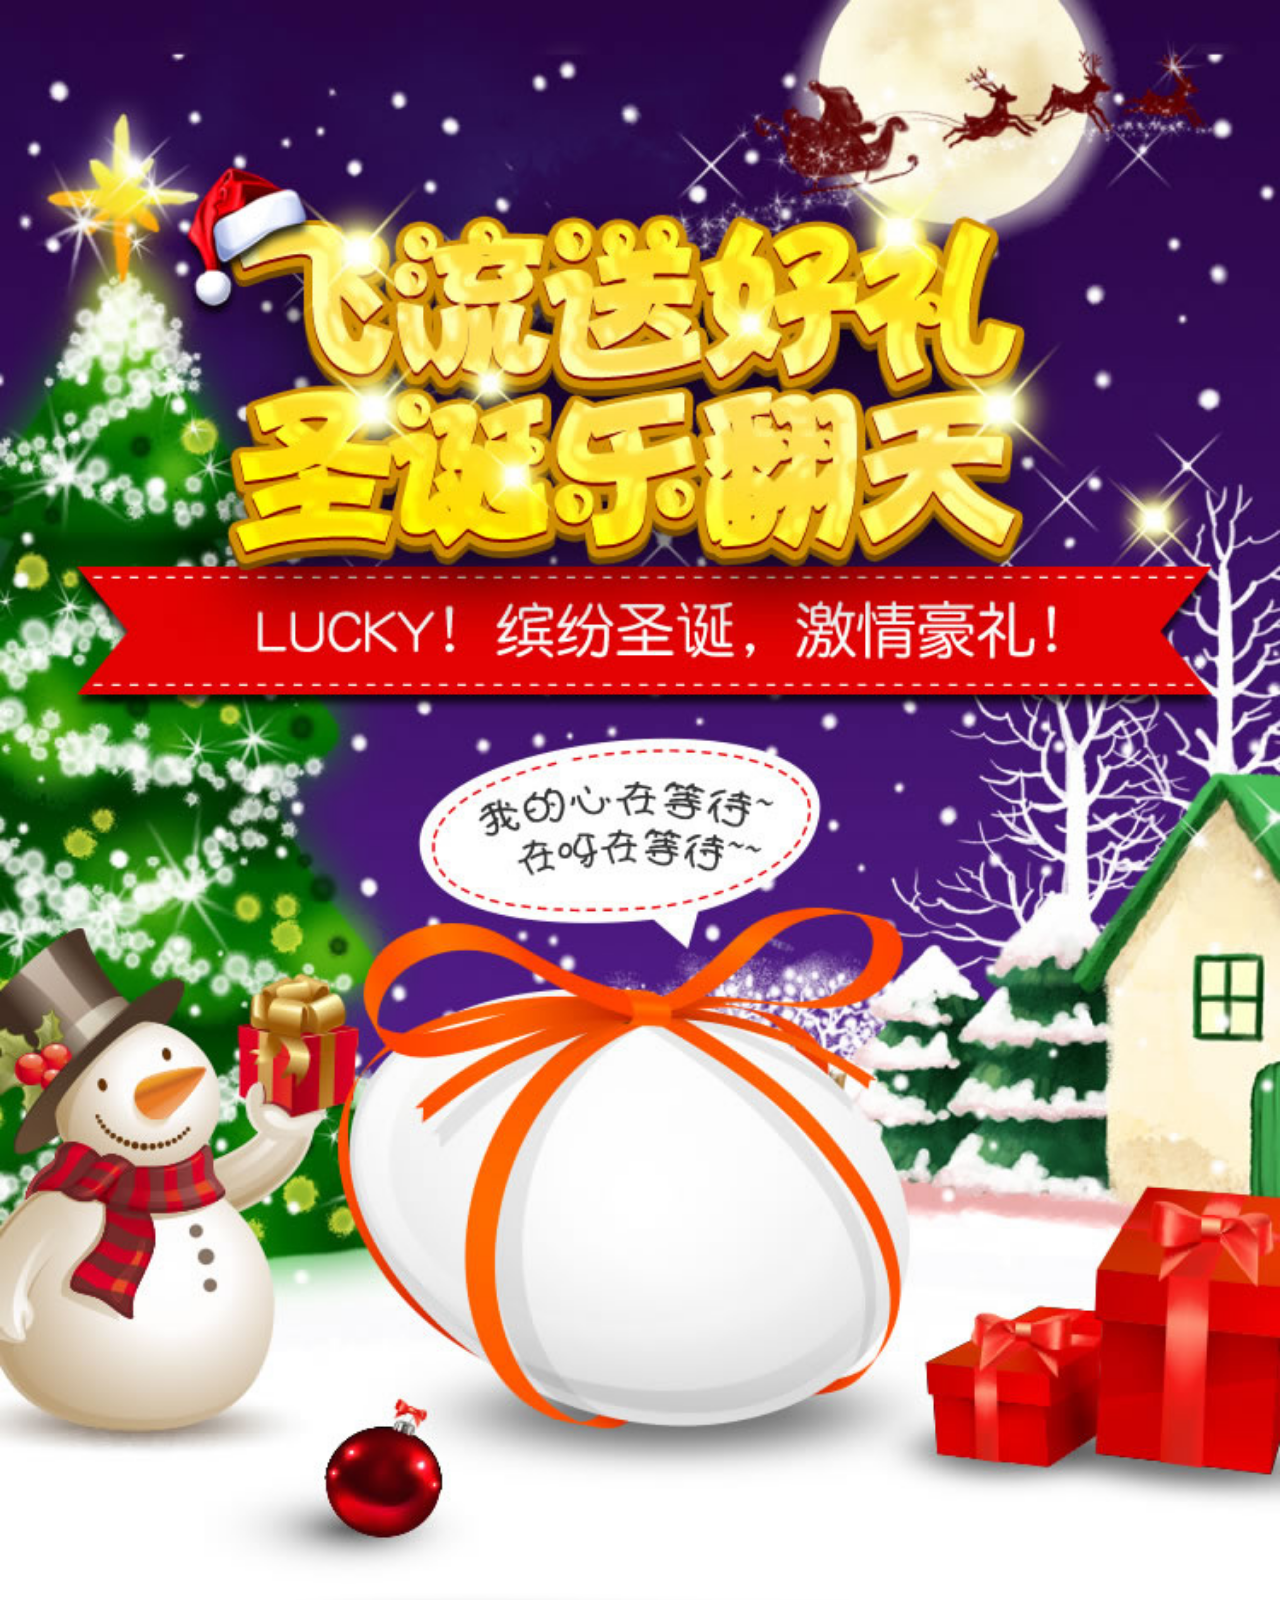
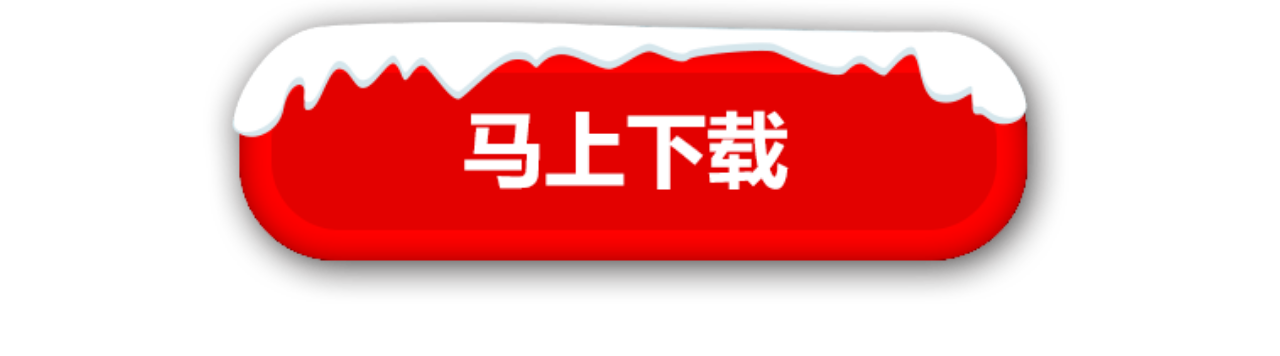
<file: src/christmas/christmas.html>
<!doctype html>
<html>
<head>
	<meta charset="utf-8">
	<meta name="format-detection" content="telephone=no"/>
	<meta name="viewport" content="width=device-width, initial-scale=1.0, maximum-scale=1.0, user-scalable=no">
	<title>飞流送好礼，圣诞乐翻天 - 飞流游戏社区</title>
	<link href="css/base.css" rel="stylesheet">
	<link href="css/style.css" rel="stylesheet">
</head>
<body>
	<div class="wrapper" id="page">
		<div class="banner">
			<img class="w100" src="images/banner.jpg" alt="">
		</div>
		<div class="row tc btnrow">
			<a href="#" class="btnlink"><img class="downbtn" src="images/downbtn.png" alt="马上下载"></a>
		</div>

	</div>
	<script>
		var sharePic = "http://game.feiliu.com/protest/christmas/images/share.png",
		shareUrl = "http://game.feiliu.com/protest/christmas/christmas.html",
		shareTitle = "飞流送好礼，圣诞乐翻天 - 飞流游戏社区",
		shareTxt = "斗三国抱枕，小海豚玩偶，各种游戏礼包，奖品多到抽不完";

	//给微信设置分享
	var onBridgeReady = function () {
		//var appId = '';
		// 发送给好友;
		WeixinJSBridge.on('menu:share:appmessage', function(argv){
			var imgUrl = sharePic;
			var link = shareUrl;
			var title = shareTitle;
			var shareDesc = shareTxt;
			WeixinJSBridge.invoke('sendAppMessage',{
			  'img_url' : imgUrl,
			  'img_width' : '300',
			  'img_height' : '300',
			  'link' : link,
			  'desc' : shareDesc,
			  'title' : title
			}, function(res) {

			});
		});

		// 分享到朋友圈;
		WeixinJSBridge.on('menu:share:timeline', function(argv){
			var imgUrl = sharePic;
			var link = shareUrl;
			var title = shareTitle;
			var shareDesc = shareTxt;
			WeixinJSBridge.invoke('shareTimeline',{
			  'img_url' : imgUrl,
			  'img_width' : '300',
			  'img_height' : '300',
			  'link' : link,
			  'desc' : shareDesc,
			  'title' : title
			}, function(res) {

			});
		});
	}
    if(document.addEventListener){
      document.addEventListener('WeixinJSBridgeReady', onBridgeReady, false);
    } else if(document.attachEvent){
      document.attachEvent('WeixinJSBridgeReady' , onBridgeReady);
      document.attachEvent('onWeixinJSBridgeReady' , onBridgeReady);
    }

	</script>
</body>
</html>
</file>
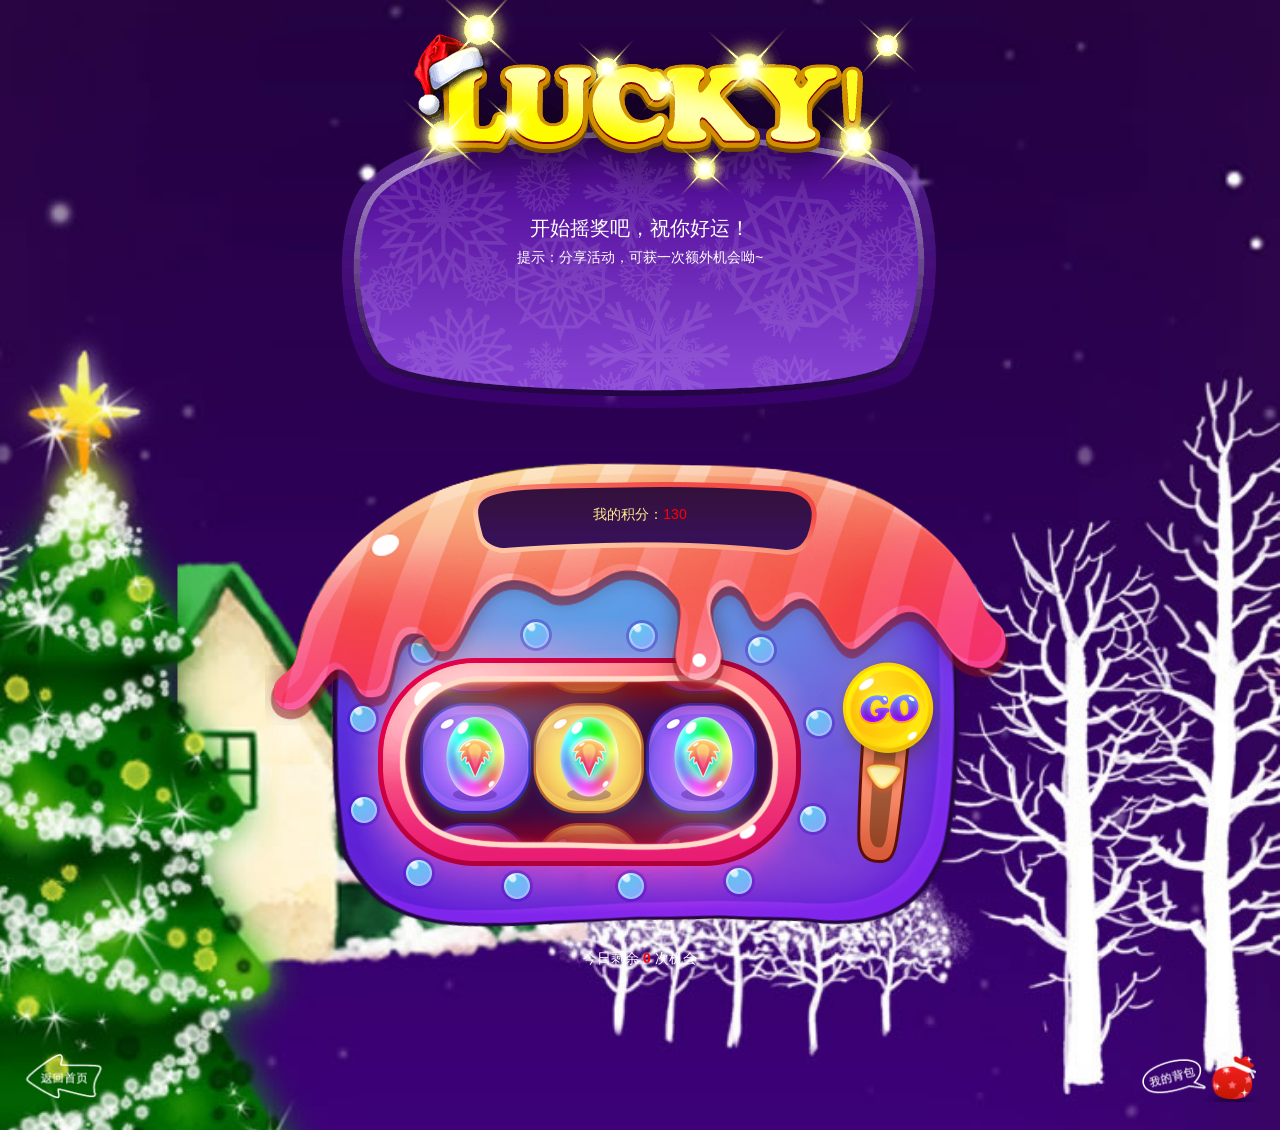
<file: src/christmas/slot.html>
<!doctype html>
<html>
<head>
	<meta charset="utf-8">
	<meta name="format-detection" content="telephone=no"/>
	<meta name="viewport" content="width=device-width, initial-scale=1.0, maximum-scale=1.0, user-scalable=no">
	<title>飞流送好礼，圣诞乐翻天 - 飞流游戏社区</title>
	<link href="css/base.css" rel="stylesheet">
	<link href="css/style.css" rel="stylesheet">
	<script type="text/javascript" src="js/libs/jquery-1.7.2.min.js"></script>
	<script type="text/javascript" src="js/plugins/jquery.slotmachine.js"></script>
	<script type="text/javascript" src="js/slot.js"></script>
</head>
<body>
	<div class="lot">
		<div class="lot-res">
			<div class="stat stat-default">
				<img src="images/lucky.png" alt="">
				<div class="prize">
					<p class="title">开始摇奖吧，祝你好运！</p>
					<p class="tip">提示：分享活动，可获一次额外机会呦~</p>
				</div>
			</div>

			<div class="stat stat-failure" style="display:none;">
				<img src="images/failure.png" alt="">
				<div class="prize">
					<p class="title">很遗憾，神马都木有</p>
					<p class="title">加油！幸运女神在等你！</p>
				</div>
			</div>
			<div class="stat stat-success" style="display:none;">
				<img src="images/success.png" alt="">
				<div class="prize">
					<br />
					<p class="title" id="prizename"></p>
				</div>
			</div>

		</div>
		<div class="lot-machine">
			<div class="creditsleft tc">我的积分：<span class="cred">130</span></div>
			<div class="prz-list">
				<ul class="machine" id="machine1">
					<li class="slot slot1"><img src="images/slot1.png" alt=""></li>
					<li class="slot slot2"><img src="images/slot2.png" alt=""></li>
					<li class="slot slot3"><img src="images/slot3.png" alt=""></li>
					<li class="slot slot4"><img src="images/slot4.png" alt=""></li>
					<li class="slot slot5"><img src="images/slot5.png" alt=""></li>
					<li class="slot slot6"><img src="images/slot6.png" alt=""></li>
					<li class="slot slot7"><img src="images/slot7.png" alt=""></li>
					<li class="slot slot8"><img src="images/slot8.png" alt=""></li>
				</ul>
				<ul class="machine" id="machine2">
					<li class="slot slot1"><img src="images/slot1.png" alt=""></li>
					<li class="slot slot2"><img src="images/slot2.png" alt=""></li>
					<li class="slot slot3"><img src="images/slot3.png" alt=""></li>
					<li class="slot slot4"><img src="images/slot4.png" alt=""></li>
					<li class="slot slot5"><img src="images/slot5.png" alt=""></li>
					<li class="slot slot6"><img src="images/slot6.png" alt=""></li>
					<li class="slot slot7"><img src="images/slot7.png" alt=""></li>
					<li class="slot slot8"><img src="images/slot8.png" alt=""></li>
				</ul>
				<ul class="machine" id="machine3">
					<li class="slot slot1"><img src="images/slot1.png" alt=""></li>
					<li class="slot slot2"><img src="images/slot2.png" alt=""></li>
					<li class="slot slot3"><img src="images/slot3.png" alt=""></li>
					<li class="slot slot4"><img src="images/slot4.png" alt=""></li>
					<li class="slot slot5"><img src="images/slot5.png" alt=""></li>
					<li class="slot slot6"><img src="images/slot6.png" alt=""></li>
					<li class="slot slot7"><img src="images/slot7.png" alt=""></li>
					<li class="slot slot8"><img src="images/slot8.png" alt=""></li>
				</ul>
			</div>
			<div id="slotbtn" class="slotbtn"></div>
			<div class="mbg"><img src="images/lot_machine.png" alt=""></div>		
		</div>
		<div class="lotarea">

			<div class="lotarea-txt tc">今日剩余<span class="timesleft cred">0</span>次机会</div>
			<div class="lotarea-list">
				
			</div>
			<div class="lot-btm">
				<a href="backpack.html" class="lot-pack fr"><img class="lot-btm-img" src="images/backpack_small_empty.png" alt="我的背包"></a>
				<!-- 背包不为空时候使用下方注释中的图片 -->
				<!-- <a href="#" class="lot-pack fr"><img class="lot-btm-img" src="images/backpack_small.png" alt="我的背包"></a> -->
				<a href="index.html" class="lot-back fl"><img class="lot-btm-img" src="images/back.png" alt="返回首页"></a>
			</div>
		</div>	
	</div>
	<div class="overlay hide" id="overlay">
		<div class="popup">
			<img src="images/popup.png" alt="">
			<div class="popup-inner">
				<div class="tipstxt">今日免费抽奖机会已用完<br>花20积分再来一次吗？</div>
				<div class="row"><a href="javascript:void(0)" class="confirm">继续抽奖</a></div>
				<div class="giftclose">×</div>			
			</div>

		</div>
	</div>
</body>
</html>
</file>
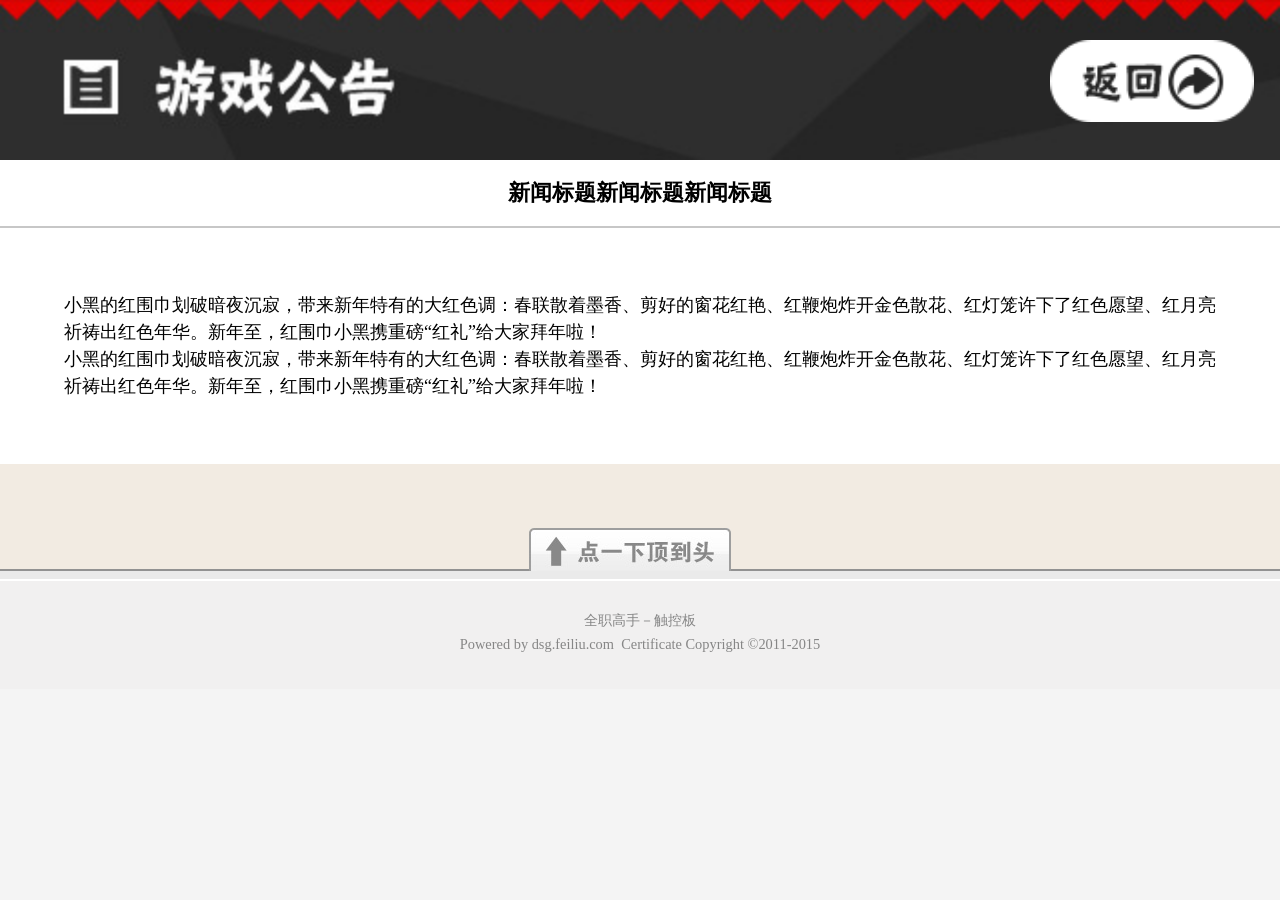
<file: src/fm-mobile/neirong.html>
<!doctype html>
<html lang="en">
<head>
	<meta charset="UTF-8">
	<title>全职高手</title>
	<meta name="keywords" content="全职高手" />
	<meta name="description" content="全职高手" />
	<meta name="format-detection" content="telephone=no"/>
	<meta name="format-detection" content="address=no"/>
	<meta name="viewport" content="width=device-width, initial-scale=1.0, maximum-scale=1.0, user-scalable=0">
	<link type="text/css" rel="stylesheet" href="css/style.css">
</head>
<body>
	<div class="wrap">
		<section class="newscon" id="top">
			<h2>
				<img src="images/title01.jpg">
				<a href="index.html"><img src="images/backto.png" class="back"></a>
			</h2>
			<div id="thegame">
				<h2>新闻标题新闻标题新闻标题</h2>
				<p>
					小黑的红围巾划破暗夜沉寂，带来新年特有的大红色调：春联散着墨香、剪好的窗花红艳、红鞭炮炸开金色散花、红灯笼许下了红色愿望、红月亮祈祷出红色年华。新年至，红围巾小黑携重磅“红礼”给大家拜年啦！<br>
					小黑的红围巾划破暗夜沉寂，带来新年特有的大红色调：春联散着墨香、剪好的窗花红艳、红鞭炮炸开金色散花、红灯笼许下了红色愿望、红月亮祈祷出红色年华。新年至，红围巾小黑携重磅“红礼”给大家拜年啦！
				</p>
			</div>
		</section>	
		<section class="bottom">
			<div class="bottom_top">
				<a href="#top"><img src="images/fh_top.jpg" alt=""/></a>
			</div>
			<p class="bottom_01"></p>
			<div class="bottom_sm">
				<p>全职高手－触控板</p>
				<p>Powered by dsg.feiliu.com &nbsp;Certificate Copyright &copy;2011-2015 </p>
			</div>
		</section>
	</div>
</body>
</html>
</file>
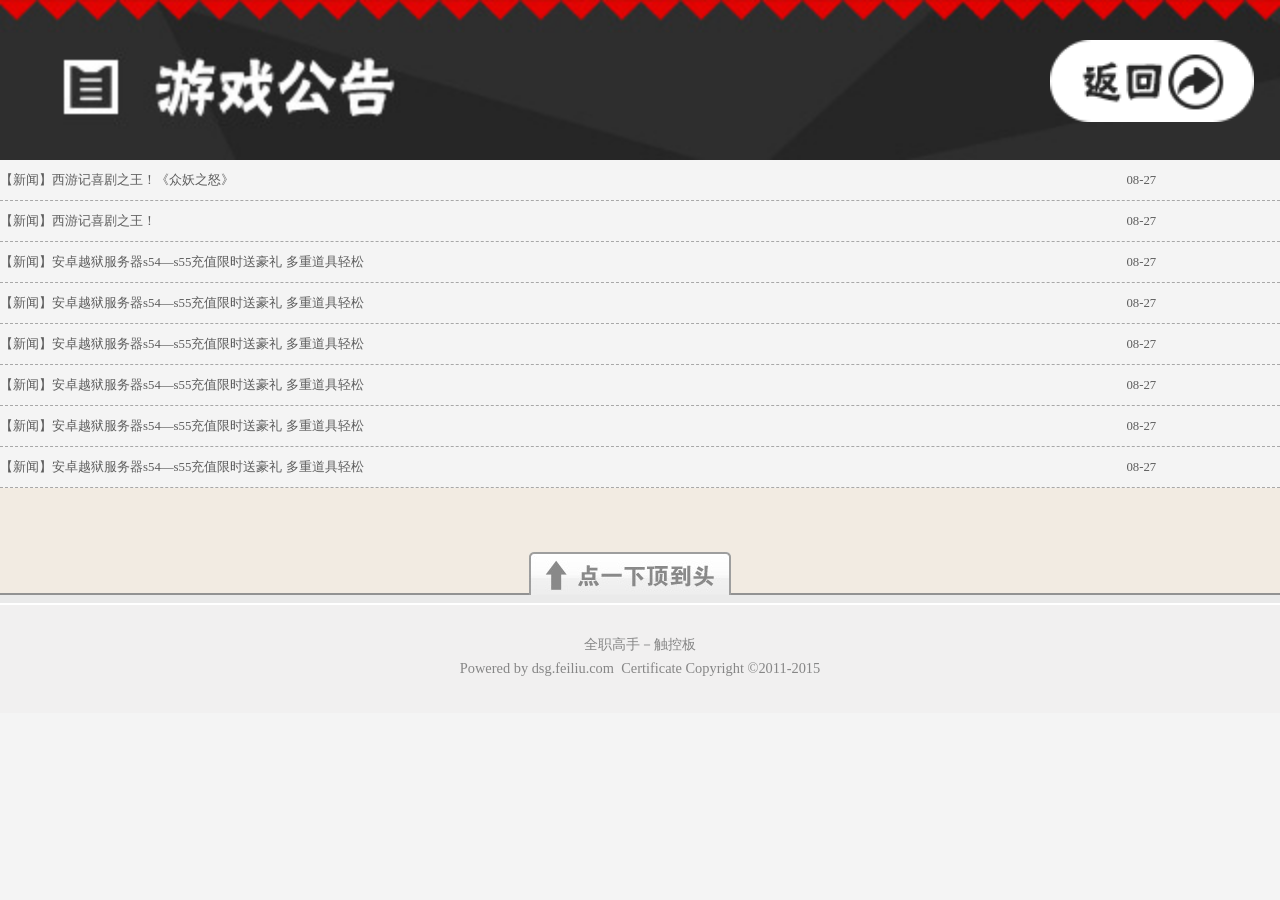
<file: src/fm-mobile/newslie.html>
<!doctype html>
<html lang="en">
<head>
	<meta charset="UTF-8">
	<title>全职高手</title>
	<meta name="keywords" content="全职高手" />
	<meta name="description" content="全职高手" />
	<meta name="format-detection" content="telephone=no"/>
	<meta name="format-detection" content="address=no"/>
	<meta name="viewport" content="width=device-width, initial-scale=1.0, maximum-scale=1.0, user-scalable=0">
	<link type="text/css" rel="stylesheet" href="css/style.css">
</head>
<body>
	<div class="wrap">
		<section class="newscon" id="top">
			<h2>
				<img src="images/title01.jpg">
				<a href="index.html"><img src="images/backto.png" class="back"></a>
			</h2>
			<a href="#">
				<div class="title1_nr">
					<p class="title1_nr_txt">【新闻】西游记喜剧之王！《众妖之怒》</p>
					<p class="title1_nr_time">08-27</p>
				</div>
			</a>
			<a href="#">
				<div class="title1_nr">
					<p class="title1_nr_txt">【新闻】西游记喜剧之王！</p>
					<p class="title1_nr_time">08-27</p>
				</div>
			</a>
			<a href="#">
				<div class="title1_nr">
					<p class="title1_nr_txt">【新闻】安卓越狱服务器s54—s55充值限时送豪礼 多重道具轻松</p>
					<p class="title1_nr_time">08-27</p>
				</div>
			</a>
			<a href="#">
				<div class="title1_nr">
					<p class="title1_nr_txt">【新闻】安卓越狱服务器s54—s55充值限时送豪礼 多重道具轻松</p>
					<p class="title1_nr_time">08-27</p>
				</div>
			</a>
			<a href="#">
				<div class="title1_nr">
					<p class="title1_nr_txt">【新闻】安卓越狱服务器s54—s55充值限时送豪礼 多重道具轻松</p>
					<p class="title1_nr_time">08-27</p>
				</div>
			</a>
			<a href="#">
				<div class="title1_nr">
					<p class="title1_nr_txt">【新闻】安卓越狱服务器s54—s55充值限时送豪礼 多重道具轻松</p>
					<p class="title1_nr_time">08-27</p>
				</div>
			</a>
			<a href="#">
				<div class="title1_nr">
					<p class="title1_nr_txt">【新闻】安卓越狱服务器s54—s55充值限时送豪礼 多重道具轻松</p>
					<p class="title1_nr_time">08-27</p>
				</div>
			</a>
			<a href="#">
				<div class="title1_nr">
					<p class="title1_nr_txt">【新闻】安卓越狱服务器s54—s55充值限时送豪礼 多重道具轻松</p>
					<p class="title1_nr_time">08-27</p>
				</div>
			</a>
		</section>	
		<section class="bottom">
			<div class="bottom_top">
				<a href="#top"><img src="images/fh_top.jpg" alt=""/></a>
			</div>
			<p class="bottom_01"></p>
			<div class="bottom_sm">
				<p>全职高手－触控板</p>
				<p>Powered by dsg.feiliu.com &nbsp;Certificate Copyright &copy;2011-2015 </p>
			</div>
		</section>
	</div>
</body>
</html>
</file>
<file: src/christmas/css/base.css>
/* line 1, ../sass/base.scss */
html, body, h1, h2, h3, h4, h5, h6, hr, p, blockquote, dl, dt, dd, ul, ol, li, pre, fieldset, legend, button, input, textarea, form, th, td {
  margin: 0;
  padding: 0;
}

/* line 5, ../sass/base.scss */
body {
  font: 14px/1.5 simHei, "Microsoft Yahei", Arial, Helvetica, sans-serif;
}

/* line 6, ../sass/base.scss */
ul, li {
  list-style: none;
}

/* line 7, ../sass/base.scss */
a {
  text-decoration: none;
}

/* line 8, ../sass/base.scss */
a:focus, input[type=button], input[type=submit] {
  outline: none;
}

/* line 9, ../sass/base.scss */
img {
  vertical-align: middle;
  border: none;
  -ms-interpolation-mode: bicubic;
  -webkit-user-select: none;
}

/* line 10, ../sass/base.scss */
input {
  font-size: 100%;
  vertical-align: middle;
  outline: none;
}

/* line 11, ../sass/base.scss */
input[type="button"], input[type="reset"], input[type="submit"] {
  cursor: pointer;
  -webkit-appearance: none;
  -moz-appearance: none;
}

/* line 12, ../sass/base.scss */
input:focus:-moz-placeholder, input:focus::-webkit-input-placeholder {
  color: transparent;
}

/* line 13, ../sass/base.scss */
button::-moz-focus-inner, input::-moz-focus-inner {
  padding: 0;
  border: 0;
}

/* line 15, ../sass/base.scss */
.white {
  background-color: #fff;
}

/* line 18, ../sass/base.scss */
.yellow {
  background-color: #fff8e4;
  border: 1px solid #ebd199;
}

/* line 22, ../sass/base.scss */
.wrapper {
  background-color: #fff;
  padding: 0 0 2em;
}

/* line 26, ../sass/base.scss */
.w100 {
  width: 100%;
}

/* line 30, ../sass/base.scss */
.tc {
  text-align: center;
}

/* line 33, ../sass/base.scss */
.fl {
  float: left;
}

/* line 36, ../sass/base.scss */
.fr {
  float: right;
}

/* line 42, ../sass/base.scss */
.hide {
  display: none;
}
</file>
<file: src/christmas/css/style.css>
/* line 3, ../sass/style.scss */
body:after {
  content: url("../images/banner.jpg") url(../images/bgprz.png) url("../images/background.jpg") url("../images/lot_machine.png") url("../images/lucky.png") url("../images/playbtn.png");
  display: none;
}

/* line 5, ../sass/style.scss */
.btnrow {
  margin: -1em auto 0;
  position: relative;
  z-index: 9999;
}

/* line 10, ../sass/style.scss */
.playbtn, .downbtn {
  width: 70%;
}

/* line 13, ../sass/style.scss */
.packrow {
  text-align: right;
  position: relative;
  z-index: 9999;
}
/* line 17, ../sass/style.scss */
.packrow .packbtn {
  width: 33.3%;
  margin: 0 4% 1em 0;
}

/* line 23, ../sass/style.scss */
.rule {
  -moz-border-radius: 2em;
  -webkit-border-radius: 2em;
  border-radius: 2em;
  margin: 0 1em;
  background-image: url("../images/snow.jpg");
  /*background-color: rgb( 245, 237, 228 );*/
  -webkit-background-size: cover;
  background-size: cover;
  padding: 1.4em 0 2em;
}

/* line 32, ../sass/style.scss */
.tit {
  width: 90%;
  margin: auto;
  font-size: 1.28em;
  line-height: 2.1;
  background-color: #fff;
  color: #7e4300;
  text-align: center;
  border: solid 2px #ede3d9;
  background-color: #fbf8f5;
  -webkit-border-radius: 2.15em;
  -moz-border-radius: 2.15em;
  border-radius: 2.15em;
  position: relative;
}

/* line 48, ../sass/style.scss */
.smile {
  display: inline-block;
  width: 3.61em;
  height: 3.75em;
  position: absolute;
  left: 0;
  top: -1.75em;
  background-image: url("../images/smile.png");
  -webkit-background-size: cover;
  background-size: cover;
}

/* line 63, ../sass/style.scss */
.con {
  width: 90%;
  margin: .5em auto;
  font-family: simHei;
}

/* line 68, ../sass/style.scss */
.con p {
  line-height: 1.6;
  padding: .3em 0;
}

/* line 73, ../sass/style.scss */
.pack {
  padding: .5em;
  background-image: url("../images/snow.jpg");
  -webkit-background-size: cover;
  background-size: cover;
}

/* line 79, ../sass/style.scss */
.pack:after {
  content: url("../images/egg_golden.png") url("../images/egg_blue.png") url("../images/egg_colorful.png") url("../images/gift_red.png") url("../images/gift_blue.png") url("../images/gift_purple.png") url("../images/hammer.png") url("../images/medal.png") url("../images/credits_20.png") url("../images/credits_5.png") url("../images/egg_empty.png");
  display: none;
}

/* line 83, ../sass/style.scss */
.pack-tit {
  height: 3em;
  line-height: 3;
}

/* line 87, ../sass/style.scss */
.bagico {
  float: left;
  height: 100%;
}

/* line 91, ../sass/style.scss */
.pack-tit-txt {
  float: left;
  display: inline-block;
  font-size: 1.28em;
  line-height: 2.33;
  color: #432300;
}

/* line 98, ../sass/style.scss */
.backhome {
  float: right;
  display: inline-block;
  width: 7em;
  height: 1.7em;
  line-height: 1.9;
  text-align: center;
  -webkit-border-radius: .85em;
  -moz-border-radius: .85em;
  border-radius: .85em;
  background-color: #ff9000;
  color: #fff;
  margin-top: .65em;
  padding: 0 .2em;
}

/* line 113, ../sass/style.scss */
.przlist {
  overflow: hidden;
  padding: .5em 0;
}

/* line 117, ../sass/style.scss */
.przlist-item {
  position: relative;
  float: left;
  width: 100%;
  padding: .75em 0;
  border: 1px solid #e6dace;
  -webkit-box-sizing: border-box;
  -moz-box-sizing: border-box;
  box-sizing: border-box;
  margin-bottom: .7em;
  overflow: hidden;
  background-color: #fffaf4;
}

/* line 130, ../sass/style.scss */
.prz-img, .prz-ico {
  float: left;
  width: 5em;
  height: 5em;
  margin: 0 .75em 0 .75em;
  background: url("../images/egg_empty.png") 0 0 no-repeat;
  -webkit-background-size: cover;
  background-size: cover;
}

/* line 139, ../sass/style.scss */
.prz-ico {
  float: none;
  margin: 0 auto;
}

/* line 143, ../sass/style.scss */
.egg_golden .prz-img {
  background-image: url("../images/egg_golden.png");
}

/* line 146, ../sass/style.scss */
.egg_blue .prz-img {
  background-image: url("../images/egg_blue.png");
}

/* line 149, ../sass/style.scss */
.egg_colorful .prz-img {
  background-image: url("../images/egg_colorful.png");
}

/* line 152, ../sass/style.scss */
.hammer .prz-img {
  background-image: url("../images/hammer.png");
}

/* line 155, ../sass/style.scss */
.medal .prz-img {
  background-image: url("../images/medal.png");
}

/* line 158, ../sass/style.scss */
.gift .prz-img, .gift .prz-gift1, .giftshow .prz-gift1 {
  background-image: url("../images/gift_red.png");
}

/* line 161, ../sass/style.scss */
.gift .prz-gift2, .giftshow .prz-gift2 {
  background-image: url("../images/gift_purple.png");
}

/* line 164, ../sass/style.scss */
.gift .prz-gift3, .giftshow .prz-gift3 {
  background-image: url("../images/gift_blue.png");
}

/* line 167, ../sass/style.scss */
.gift .prz-gift4, .giftshow .prz-gift4 {
  background-image: url("../images/prz_goods1.png");
}

/* line 170, ../sass/style.scss */
.gift .prz-gift5, .giftshow .prz-gift5 {
  background-image: url("../images/prz_goods2.png");
}

/* line 173, ../sass/style.scss */
.giftshow .prz-gift4, .giftshow .prz-gift5 {
  margin: 2em auto;
}

/* line 176, ../sass/style.scss */
.credits .prz-img {
  background-image: url("../images/credits.png");
}

/* line 179, ../sass/style.scss */
.credits .prz-credits1 {
  background-image: url("../images/credits_20.png");
}

/* line 182, ../sass/style.scss */
.credits .prz-credits2 {
  background-image: url("../images/credits_5.png");
}

/* line 185, ../sass/style.scss */
.prz-des {
  line-height: 1.3;
}

/*.item .prz-des{
	padding: .5em 0;
	line-height: 1.5;
}*/
/* line 192, ../sass/style.scss */
.none .prz-des {
  text-align: center;
}

/* line 195, ../sass/style.scss */
.none .prz-tit {
  color: #666;
  margin-top: .3em;
}

/* line 199, ../sass/style.scss */
.prz-tit {
  font-size: 1.143em;
  color: #432300;
}

/* line 203, ../sass/style.scss */
.prz-date {
  font-size: .724em;
  color: #d1c1b0;
}

/* line 207, ../sass/style.scss */
.prz-txt {
  color: #9e8c7a;
  padding-right: 30%;
}

/* line 211, ../sass/style.scss */
.prz-left {
  float: left;
  width: 100%;
}

/* line 215, ../sass/style.scss */
.prz-rgt {
  position: absolute;
  right: .55em;
  top: .75em;
}

/* line 220, ../sass/style.scss */
.prz-giftcode {
  display: none;
}

/* line 223, ../sass/style.scss */
.overlay {
  position: fixed;
  left: 0;
  top: 0;
  width: 100%;
  height: 100%;
  background-color: rgba(0, 0, 0, 0.2);
  z-index: 100;
}

/* line 232, ../sass/style.scss */
.giftshow {
  width: 16em;
  height: 17em;
  padding: 1em 2em;
  background-color: #fff;
  -webkit-border-radius: .5em;
  -moz-border-radius: .5em;
  border-radius: .5em;
  text-align: center;
  position: relative;
  left: 50%;
  top: 50%;
  margin-left: -10em;
  margin-top: -9.5em;
}

/* line 249, ../sass/style.scss */
.giftshow .row {
  margin-bottom: .5em;
}

/* line 252, ../sass/style.scss */
.giftshow .name {
  color: #432300;
  font-size: 1.142em;
  margin: .5em 0;
}

/* line 257, ../sass/style.scss */
.giftshow .ico {
  width: 5em;
  height: 5em;
}

/* line 261, ../sass/style.scss */
.giftshow p.text {
  text-align: left;
  line-height: 1.1;
  padding-top: .5em;
  color: #666;
}

/* line 267, ../sass/style.scss */
.giftshow .confirm {
  display: inline-block;
  font-size: 1.142em;
  color: #fff;
  padding: 0 4em;
  margin-top: .5em;
  -webkit-border-radius: 1em;
  -moz-border-radius: 1em;
  border-radius: 1em;
  background-color: #92c200;
  line-height: 2;
}

/* line 279, ../sass/style.scss */
.giftclose {
  position: absolute;
  color: #cdcdcd;
  font-size: 2em;
  line-height: 1.1;
  top: .2em;
  right: .2em;
  cursor: pointer;
}

/* line 289, ../sass/style.scss */
.popup {
  position: fixed;
  left: 50%;
  top: 50%;
  margin-left: -11em;
  margin-top: -6em;
  width: 22em;
  height: 12px;
  text-align: center;
}

/* line 299, ../sass/style.scss */
.popup img {
  width: 100%;
}

/* line 302, ../sass/style.scss */
.popup-inner {
  position: absolute;
  z-index: 11;
  top: 4.5em;
  left: 0;
  width: 100%;
  line-height: 1.8;
  color: #fff;
}

/* line 311, ../sass/style.scss */
.popup-inner .confirm {
  display: inline-block;
  background-color: #9050df;
  color: #fff;
  line-height: 1.5;
  padding: 0 2em;
  text-align: center;
  margin-top: .3em;
  -webkit-border-radius: .75em;
  -moz-border-radius: .75em;
  border-radius: .75em;
}

/* line 323, ../sass/style.scss */
.popup-inner .giftclose {
  right: .5em;
  top: -.3em;
}

/* line 327, ../sass/style.scss */
.countdown {
  margin-top: .5em;
  background-color: #fff;
  padding: .3em;
  -webkit-border-radius: .7em;
  -moz-border-radius: .7em;
  border-radius: .7em;
  border: 1px solid #f1f1f1;
}

/* line 336, ../sass/style.scss */
.countdown .txt {
  color: #735f49;
  font-size: .714em;
}

/* line 340, ../sass/style.scss */
.countdown .time {
  color: #f00;
  font-size: .857em;
}

/* line 344, ../sass/style.scss */
.eggopen {
  display: inline-block;
  font-size: .857em;
  color: #fff;
  line-height: 2.5;
  padding: 0 .5em;
  margin-top: 1.7em;
  -webkit-border-radius: 1.25em;
  -moz-border-radius: 1.25em;
  border-radius: 1.25em;
  text-align: center;
  background-color: #e20000;
}

/* line 357, ../sass/style.scss */
.giftevent .view {
  display: inline-block;
  color: #fff;
  width: 2.85em;
  height: 2.85em;
  line-height: 2.95;
  margin-top: 1em;
  -webkit-border-radius: 1.425em;
  -moz-border-radius: 1.425em;
  border-radius: 1.425em;
  text-align: center;
  background-color: #f4ac00;
}

/*.item .prz-left{
	width: 100%;
}*/
/* line 374, ../sass/style.scss */
.item .prz-txt {
  padding-right: 1em;
}

/* line 377, ../sass/style.scss */
.label {
  position: absolute;
  left: -2.8em;
  top: 1.1em;
  z-index: 10;
  width: 7em;
  height: 1.36em;
  line-height: 1.46;
  text-align: center;
  background-color: #f00;
  color: #fff;
  font-size: .785em;
  padding: 0 1em;
  -webkit-transform: rotate(-45deg);
  -moz-transform: rotate(-45deg);
  -ms-transform: rotate(-45deg);
  -o-transform: rotate(-45deg);
  transform: rotate(-45deg);
  text-rendering: optimizeLegibility;
}

/* line 397, ../sass/style.scss */
.gobtn {
  display: inline-block;
  font-size: 1.285em;
  color: #fff;
  padding: 0 2em;
  background-color: #e20000;
  line-height: 1.66;
  -webkit-border-radius: .83em;
  -moz-border-radius: .83em;
  border-radius: .83em;
  margin: .3em auto 0;
}

/* line 410, ../sass/style.scss */
.pack_empty {
  width: 48%;
  margin: 5em 0 0 -10%;
}

/* line 414, ../sass/style.scss */
.home {
  display: inline-block;
  color: #9d8161;
  background-color: #fff;
  text-align: center;
  font-size: 1.56em;
  line-height: 2.2;
  border: 1px solid #d7c8b6;
  padding: 0 2em;
  -webkit-border-radius: 1.1em;
  -moz-border-radius: 1.1em;
  border-radius: 1.1em;
  margin-top: 2em;
}

/* line 429, ../sass/style.scss */
.lot {
  background: #44136e url("../images/background.jpg") 0 0 no-repeat;
  -webkit-background-size: 100% auto;
  background-size: 100% auto;
  overflow: hidden;
}

/* line 435, ../sass/style.scss */
.lot:after {
  content: url("../images/failure.png") url("../images/success.png") url("../images/slot1.png") url("../images/slot2.png") url("../images/slot3.png") url("../images/slot4.png") url("../images/slot5.png") url("../images/slot6.png") url("../images/slot7.png") url("../images/slot8.png");
  display: none;
}

/* line 443, ../sass/style.scss */
.lot-btm {
  height: 3.5em;
  padding: 6em 1.5em 2em .5em;
}

/* line 447, ../sass/style.scss */
.lot-btm a {
  display: inline-block;
  height: 100%;
}

/* line 451, ../sass/style.scss */
.lot-btm-img {
  display: inline-block;
  height: 100%;
  width: auto;
}

/* line 457, ../sass/style.scss */
.lot-res {
  text-align: center;
  overflow: hidden;
}

/* line 461, ../sass/style.scss */
.stat {
  margin: 7em auto 0;
  width: 45em;
  height: 25em;
  background: url("../images/bgprz.png") 0 0 no-repeat;
  -webkit-background-size: cover;
  background-size: cover;
}

/* line 469, ../sass/style.scss */
.stat img {
  width: 100%;
  margin-top: -8em;
}

/* line 474, ../sass/style.scss */
.prize {
  color: #fff;
  margin-top: -1em;
  line-height: 1.7;
}

/* line 479, ../sass/style.scss */
.prize .title {
  font-size: 1.428em;
}

/* line 482, ../sass/style.scss */
.lot-machine {
  text-align: center;
  position: relative;
  /*	background: #431170 url('../images/lot_machine.png') 0 0 no-repeat;
  	-webkit-background-size: 100% auto;
  	background-size: 100% auto;*/
}

/* line 496, ../sass/style.scss */
.creditsleft {
  position: absolute;
  width: 100%;
  color: #ffee8d;
  z-index: 10;
  top: 4em;
}

/* line 503, ../sass/style.scss */
.cred {
  color: #f00;
}

/* line 506, ../sass/style.scss */
.lotarea-txt {
  color: #fff;
}

/* line 509, ../sass/style.scss */
.timesleft {
  padding: 0 .3em;
  font-family: Arial,tahoma;
  font-weight: bold;
}

/* line 514, ../sass/style.scss */
.prz-list {
  position: absolute;
  width: 100%;
  top: 19em;
  z-index: 10;
  left: 50%;
  margin-left: -15.7em;
}

/* line 522, ../sass/style.scss */
.machine {
  float: left;
  width: 7.85em;
  height: 6.45em;
  margin-right: .3em;
  text-align: center;
  overflow: hidden;
}

/* line 530, ../sass/style.scss */
.slotbtn {
  position: absolute;
  width: 6.5em;
  height: 16em;
  top: 14em;
  z-index: 10;
  left: 50%;
  margin-left: 14.5em;
  cursor: pointer;
  -webkit-border-radius: 3.25em;
  -moz-border-radius: 3.25em;
  border-radius: 3.25em;
}

/* line 543, ../sass/style.scss */
.contactbtm {
  position: fixed;
  bottom: 0;
  left: 0;
  width: 100%;
  line-height: 2;
  background-color: rgba(0, 0, 0, 0.5);
  color: #fff;
}

/* line 552, ../sass/style.scss */
.contactbtm .words {
  padding: 0 1em;
}

/* line 555, ../sass/style.scss */
.snowFall {
  position: absolute;
  width: 100%;
  z-index: 9;
  top: 0px;
  left: 0px;
  right: 0px;
  bottom: 0px;
}

@media screen and (min-width: 320px) and (max-width: 359px) {
  /*iphone 4*/
  /* line 566, ../sass/style.scss */
  body {
    font-size: 12px;
  }

  /* line 569, ../sass/style.scss */
  .stat {
    margin: 4.5em auto .3em;
    width: 20.5em;
    height: 10.5em;
  }

  /* line 574, ../sass/style.scss */
  .stat img {
    width: 100%;
    margin-top: -4em;
  }

  /* line 578, ../sass/style.scss */
  .lot-btm {
    height: 3.5em;
    padding: 1.5em 1.5em 1.5em .5em;
  }

  /* line 582, ../sass/style.scss */
  .mbg img {
    width: 100%;
  }

  /* line 586, ../sass/style.scss */
  .lotarea-txt {
    margin-top: -.5em;
  }

  /* line 589, ../sass/style.scss */
  .creditsleft {
    top: 1.65em;
  }

  /* line 592, ../sass/style.scss */
  .prz-list {
    top: 9.6em;
    margin-left: -7.5em;
  }

  /* line 596, ../sass/style.scss */
  .prz-txt {
    padding-right: 24%;
  }

  /* line 599, ../sass/style.scss */
  .machine {
    width: 3.2em;
    height: 3.2em;
    margin-right: .85em;
  }

  /* line 604, ../sass/style.scss */
  .slot img {
    width: 100%;
  }

  /* line 607, ../sass/style.scss */
  .slotbtn {
    width: 3.5em;
    height: 8em;
    top: 7em;
    margin-left: 6.8em;
    -webkit-border-radius: 1.75em;
    -moz-border-radius: 1.75em;
    border-radius: 1.75em;
  }
}
@media screen and (min-width: 360px) and (max-width: 374px) {
  /* line 618, ../sass/style.scss */
  .stat {
    margin: 4.5em auto 0;
    width: 20.5em;
    height: 10.5em;
  }

  /* line 623, ../sass/style.scss */
  .stat img {
    width: 100%;
    margin-top: -4em;
  }

  /* line 627, ../sass/style.scss */
  .lot-btm {
    height: 3.5em;
    padding: 1.5em 1.5em 1.5em .5em;
  }

  /* line 631, ../sass/style.scss */
  .mbg img {
    width: 100%;
  }

  /* line 634, ../sass/style.scss */
  .lotarea-txt {
    margin-top: -.5em;
  }

  /* line 637, ../sass/style.scss */
  .creditsleft {
    top: 1.65em;
  }

  /* line 640, ../sass/style.scss */
  .prz-list {
    top: 9.2em;
    margin-left: -7.3em;
  }

  /* line 644, ../sass/style.scss */
  .prz-txt {
    padding-right: 24%;
  }

  /* line 647, ../sass/style.scss */
  .machine {
    width: 3.2em;
    height: 3em;
    margin-right: .7em;
  }

  /* line 652, ../sass/style.scss */
  .slot img {
    width: 100%;
  }

  /* line 655, ../sass/style.scss */
  .slotbtn {
    width: 3.5em;
    height: 8em;
    top: 7em;
    margin-left: 6.8em;
    -webkit-border-radius: 1.75em;
    -moz-border-radius: 1.75em;
    border-radius: 1.75em;
  }
}
@media screen and (min-width: 375px) and (max-width: 639px) {
  /* line 666, ../sass/style.scss */
  .stat {
    margin: 5em auto 0;
    width: 20.5em;
    height: 10.5em;
  }

  /* line 671, ../sass/style.scss */
  .stat img {
    width: 100%;
    margin-top: -4em;
  }

  /* line 675, ../sass/style.scss */
  .lot-btm {
    height: 3.5em;
    padding: 1.5em 1.5em 1.5em .5em;
  }

  /* line 679, ../sass/style.scss */
  .mbg img {
    width: 100%;
  }

  /* line 682, ../sass/style.scss */
  .lotarea-txt {
    margin-top: -.5em;
  }

  /* line 685, ../sass/style.scss */
  .creditsleft {
    top: 1.65em;
  }

  /* line 688, ../sass/style.scss */
  .prz-list {
    top: 9.3em;
    margin-left: -7.7em;
  }

  /* line 692, ../sass/style.scss */
  .prz-txt {
    padding-right: 22%;
  }

  /* line 695, ../sass/style.scss */
  .machine {
    width: 3.75em;
    height: 3.55em;
  }

  /* line 699, ../sass/style.scss */
  .slot img {
    width: 100%;
  }

  /* line 702, ../sass/style.scss */
  .slotbtn {
    width: 3.5em;
    height: 8em;
    top: 7.2em;
    margin-left: 7.2em;
    -webkit-border-radius: 1.75em;
    -moz-border-radius: 1.75em;
    border-radius: 1.75em;
  }
}
@media screen and (min-width: 640px) and (max-width: 749px) {
  /* line 713, ../sass/style.scss */
  .stat {
    margin: 5em auto 0;
    width: 22.5em;
    height: 12.5em;
  }

  /* line 718, ../sass/style.scss */
  .stat img {
    width: 100%;
    margin-top: -4em;
  }

  /* line 722, ../sass/style.scss */
  .lot-btm {
    height: 3.5em;
    padding: 1.5em 1.5em 1.5em .5em;
  }
}
@media only screen and (-webkit-min-device-pixel-ratio: 3) and (max-width: 360px) {
  /*mi 3 devicePixelRatio=3 deviceWidth=360*/
  /* line 731, ../sass/style.scss */
  .stat {
    margin: 4.5em auto 0;
    width: 20.5em;
    height: 10.5em;
  }

  /* line 736, ../sass/style.scss */
  .stat img {
    width: 100%;
    margin-top: -4em;
  }

  /* line 740, ../sass/style.scss */
  .lot-btm {
    height: 3.5em;
    padding: 1.5em 1.5em 1.5em .5em;
  }

  /* line 744, ../sass/style.scss */
  .mbg img {
    width: 100%;
  }

  /* line 748, ../sass/style.scss */
  .lotarea-txt {
    margin-top: -.5em;
  }

  /* line 751, ../sass/style.scss */
  .creditsleft {
    top: 1.55em;
  }

  /* line 754, ../sass/style.scss */
  .prz-list {
    top: 9em;
    margin-left: -7.4em;
  }

  /* line 758, ../sass/style.scss */
  .prz-txt {
    padding-right: 22%;
  }

  /* line 761, ../sass/style.scss */
  .machine {
    width: 3.45em;
    height: 3.25em;
    margin-right: .45em;
  }

  /* line 766, ../sass/style.scss */
  .slot img {
    width: 100%;
  }

  /* line 769, ../sass/style.scss */
  .slotbtn {
    width: 3.5em;
    height: 8em;
    top: 7em;
    margin-left: 6.5em;
    -webkit-border-radius: 1.75em;
    -moz-border-radius: 1.75em;
    border-radius: 1.75em;
  }
}
@media only screen and (-webkit-min-device-pixel-ratio: 3) and (min-width: 414px) {
  /*iphone 6 plus*/
  /* line 782, ../sass/style.scss */
  .stat {
    margin: 4.5em auto 0;
    width: 22.5em;
    height: 12.5em;
  }

  /* line 787, ../sass/style.scss */
  .stat img {
    width: 100%;
    margin-top: -4em;
  }

  /* line 791, ../sass/style.scss */
  .lot-btm {
    height: 3.5em;
    padding: 1.5em 1.5em 1.5em .5em;
  }

  /* line 795, ../sass/style.scss */
  .mbg img {
    width: 100%;
  }

  /* line 799, ../sass/style.scss */
  .lotarea-txt {
    margin-top: -.5em;
  }

  /* line 802, ../sass/style.scss */
  .creditsleft {
    top: 1.95em;
  }

  /* line 805, ../sass/style.scss */
  .prz-list {
    top: 10.5em;
    margin-left: -8.3em;
  }

  /* line 809, ../sass/style.scss */
  .prz-txt {
    padding-right: 22%;
  }

  /* line 812, ../sass/style.scss */
  .machine {
    width: 3.6em;
    height: 3.35em;
    margin-right: .85em;
  }

  /* line 817, ../sass/style.scss */
  .slot img {
    width: 100%;
  }

  /* line 820, ../sass/style.scss */
  .slotbtn {
    width: 3.5em;
    height: 8em;
    top: 8.3em;
    margin-left: 8.1em;
    -webkit-border-radius: 1.75em;
    -moz-border-radius: 1.75em;
    border-radius: 1.75em;
  }
}
@media only screen and (-webkit-max-device-pixel-ratio: 1.5) and (max-width: 360px) {
  /**/
  /* line 832, ../sass/style.scss */
  body {
    font-size: 10px;
  }

  /* line 835, ../sass/style.scss */
  .stat {
    margin: 3em auto 0;
    width: 17.5em;
    height: 9.5em;
  }

  /* line 840, ../sass/style.scss */
  .prize {
    margin-top: 0;
  }

  /* line 843, ../sass/style.scss */
  .stat img {
    width: 100%;
    margin-top: -4em;
  }

  /* line 847, ../sass/style.scss */
  .lot-btm {
    height: 2.5em;
    padding: 1.5em 1.5em 1.5em .5em;
  }

  /* line 851, ../sass/style.scss */
  .mbg img {
    width: 100%;
  }

  /* line 855, ../sass/style.scss */
  .lotarea-txt {
    margin-top: -.5em;
  }

  /* line 858, ../sass/style.scss */
  .creditsleft {
    top: .95em;
  }

  /* line 861, ../sass/style.scss */
  .prz-list {
    top: 6.4em;
    margin-left: -5em;
  }

  /* line 865, ../sass/style.scss */
  .prz-txt {
    padding-right: 22%;
  }

  /* line 868, ../sass/style.scss */
  .machine {
    width: 2em;
    height: 2em;
    margin-right: .7em;
  }

  /* line 873, ../sass/style.scss */
  .slot img {
    width: 100%;
  }

  /* line 876, ../sass/style.scss */
  .slotbtn {
    width: 2.5em;
    height: 5em;
    top: 4.8em;
    margin-left: 4.6em;
    -webkit-border-radius: 1.25em;
    -moz-border-radius: 1.25em;
    border-radius: 1.25em;
  }
}
@media screen and (-webkit-min-device-pixel-ratio: 1.5) and (min-width: 640px) {
  /* line 887, ../sass/style.scss */
  .popup {
    margin-left: -15em;
    margin-top: -8em;
    width: 30em;
    height: 18px;
  }

  /* line 894, ../sass/style.scss */
  .popup-inner {
    top: 5.8em;
    line-height: 2;
  }

  /* line 898, ../sass/style.scss */
  .popup-inner .confirm {
    margin-top: 1em;
  }

  /* line 901, ../sass/style.scss */
  .popup-inner .giftclose {
    right: 1.5em;
  }
}
@media screen and (-webkit-max-device-pixel-ratio: 1.5) and (max-width: 320px) {
  /* line 911, ../sass/style.scss */
  .popup-inner {
    top: 4em;
    line-height: 1.5;
  }

  /* line 915, ../sass/style.scss */
  .popup-inner .confirm {
    margin-top: 1em;
  }

  /* line 918, ../sass/style.scss */
  .popup-inner .giftclose {
    right: .8em;
  }

  /* line 921, ../sass/style.scss */
  .prz-list {
    top: 9.7em;
    margin-left: -7.35em;
  }

  /* line 925, ../sass/style.scss */
  .machine {
    width: 3em;
    height: 3em;
    margin-right: 1em;
  }

  /* line 930, ../sass/style.scss */
  .stat {
    width: 23em;
    height: 12.5em;
  }

  /* line 934, ../sass/style.scss */
  .creditsleft {
    top: 1.65em;
  }

  /* line 937, ../sass/style.scss */
  .slotbtn {
    height: 8em;
    width: 3.5em;
    top: 6.8em;
    margin-left: 7em;
  }
}
/*@media screen and (-webkit-max-device-pixel-ratio: 1) and (max-width: 320px){
	.popup{


	}
	.popup-inner{
		top: 4em;
		line-height: 1.5;
	}
	.popup-inner .confirm{
		margin-top: 1em;
	}
	.popup-inner .giftclose{
		right: .8em;
	}
	.prz-list{
		top: 9.7em;
		margin-left: -7.35em;
	}
	.machine{
		width: 3em;
		height: 3em;
		margin-right: 1em;
	}
	.stat{
		width: 23em;
		height: 12.5em;
	}
	.creditsleft{
		top: 1.65em;
	}
	.slotbtn{
		height: 8em;
		width: 3.5em;
		top: 6.8em;
		margin-left: 7em;
	}
}*/
</file>
<file: src/fm-mobile/css/style.css>
@charset "UTF-8";
html {
	-ms-text-size-adjust:100%;
	-webkit-text-size-adjust:100%;
}
ul, li, div, p, body, h1, h2, h3, h4, h5, h6, dl, dt, dd, img{
	margin:0;
	padding:0;
	-webkit-user-select:none;
	-moz-user-select:none;
	-khtml-user-select:none;
	user-select:none;
}
img{
	vertical-align:middle;
	border:0;
	-ms-interpolation-mode:bicubic;
	border:0;
	width:100%;
}
input {
	-webkit-appearance:button
}
li {
	list-style:none
}
a {
	text-decoration:none;
}

body, html {
	width:100%;
	height:100%;
	font-family:"Microsoft YaHei";
}

body {
	font-size: 16px;
	background:#f4f4f4;
}

.rel{
	position: relative;
}
.asb{
	position: absolute;
}

.wrap{
	width:100%; 
	margin:0 auto;
	overflow:hidden;
	background:#f4f4f4;

}
.banner{
	width: 100%;
	position: relative;
}
.banner .bannerpic{
	width: 100%;
}
.banner a img{
	width: 60%;
	position: absolute;
}
.db01{
	top: 50%;
	left: 50%;
	margin-left: -30%;
	z-index: 3;
}
.db02{
	top: 62%;
	right: 0;
	text-align: right;
}
.db03{
	top: 79%;
	left: 50%;
	margin-left: -30%;
}


.newscon h2,.vedio h2,.intro h2{
	width: 100%;
	margin: 0 auto;
	
}
.vedio h2{
	margin-bottom: 0.313em;
}
.newscon h2{
	position: relative;
}
.newscon h2 .more{
	position: absolute;
	top: 25%;
	right: 4%;
	width: 6%;
}
.newscon h2 .back{
	position: absolute;
	top: 25%;
	right: 2%;
	width: 16%;
}

.title1_nr{
	width:100%;
	line-height: 40px;
	border-bottom:1px dashed #a8a8a8;
	overflow:hidden;
	color: #5d5d5d;
	font-size: 0.8em;
}

.title1_nr_txt{
	float: left;
	width: 88%;
	white-space:nowrap;
	overflow:hidden;
	text-overflow:ellipsis;
}
.itle1_nr_time{
	width: 10%;
	float: right;
	/*padding-right: 1%;*/
/*	text-align: right;*/
}

.intro{
	position: relative;
	background: #f4f4f4;
}


.slideBox{ 
	position:relative; 
}

.slideBox .bd ul{
	width:100%;  
	float:left; 
}
.slideBox .bd li{ 
	position: relative;
	width:100%; 
	float:left; 
}
.slideBox .bd li p{
	position: absolute;
	top: 5%;
	left: 8%;
	color: #545454;
	font-size: 0.625em;
	width: 9.5em;
}
.slideBox .bd li  p span{
	font-size: 0.9em;
	color: #000;
	height: 30px;
	line-height: 30px;
}
.slideBox .bd li a{
	-webkit-tap-highlight-color:rgba(0, 0, 0, 0);  
}
.slideBox .bd li img{ 
	float: right;
	width: 60%;
	text-align: right;
}

.slideBox .hd ul ,.slideBox .hd p{ 
	position: absolute;
	bottom: 2%;
	left: 50%;
	margin-left: -4em;
	z-index: 2;
}	
.slideBox .hd p{	
	width: 8em;
	line-height: 1.5em;
	background: #000;
	border-radius: 1em;
	color: #fff;
	text-align: center;
}
.slideBox .prev ,.slideBox .next{
	z-index: 10;
	width:1.188em; 
	height:2.813em; 
	position: absolute;
	top: 60%;
	margin-top: -2.5em;
	-webkit-background-size: 100% auto;
	background-size: 100% auto;
}
.slideBox .prev{
	left: 0;
	background: url(../images/left.jpg) no-repeat;
	
}
.slideBox .next{
	right: 0;
	background: url(../images/right.jpg) no-repeat;
}




#vd{
	width: 95%;
	margin: 0 auto;
}

.vedio{
 text-align:center;
}


#thegame{
	width: 100%;
	min-height:240px;
	background:#fff;
	color:#000; 
}
#thegame p{
	width:90%;
	padding-top:5%;
	margin: 0 auto;
	line-height: 150%;
	font-size: 1.125em;
	padding-bottom: 5%;
}
#thegame h2{
	width:100%;
	margin: 0 auto; 
	text-align:center; 
	line-height:3em;
	font-size:1.375em; 
	border-bottom:2px #c7c7c7 solid;
}


.bottom{
	overflow:hidden; 
	width:100%; 
	background:#f2ebe2;
	padding-top: 5%;
}

.bottom_sm{
	font-size:0.9em; 
	color:#868686; 
	background:#f1f0f0;
	border-top:2px solid #fff;
	text-align:center; 
	width:100%; 
	padding:30px 0;
}
.bottom_01{
	height:8px; 
	width:100%; 
	font-size:0; 
	background:#eaeaea; 
	border-top:2px solid #929292; 
	position:inherit; 
	margin-top:-2px
}
.bottom_sm p{ margin-bottom:6px;}
.bottom_top{margin-right:20px; border:0; text-align:center; font-size:0}
.bottom_top img{width:202px;}


@media only screen and (-webkit-min-device-pixel-ratio: 3)  and (min-width: 375px){
	/*iphone 6 plus*/
.slideBox .bd li p{
	font-size: 0.9em;
	width: 11em;
}
.slideBox .bd li  p span{
	font-size: 1.2em;
	color: #000;
	line-height: 3em;
}

}
</file>
<file: src/fullmaster/css/style.css>
@charset "utf-8";
/* CSS Document */
body,div,p,ul,ol,li,li,dt,dd,h1,h2,h3,h4,h5,h6,form,input,textarea,th,td{padding:0; margin:0; }
table{boder-collapse:collapse; border-spacing:0;}
img{border:0; behavior:url(iepngfix.htc);}
ol,ul,dl,li{list-style:none;}
h1,h2,h3,h4,h5,h6{font-weight:normal; font-size:100%;}
input,select,label{vertical-align:middle;}
a{text-decoration:none; background:none;}
.clear{clear:both;}

body{
	font-size:12px;
	font-family:"微软雅黑"; 
	color:#000;
	background: #fff; 
}
body:after{content:url("../images/center.jpg") url("../images/box_02.jpg")url("../images/box_03.jpg") url("../images/box_04.jpg")url("../images/box_02.jpg");display: none;}

.index {
	background:#000000; 
	width: 100%;
	height:100%; 
	overflow: hidden;
	position: relative; 
	min-width: 1000px;
	padding:0;
	margin:0;
}
.canvas {
	width: 100%;
	height:100%;
	overflow: hidden;
	position: relative;
	min-width: 1000px;
}
.flash {
	width: 100%;
	height:100%; 
	padding:0;
	margin:0;
}



.fltt{
	float:left;
}
.rel{
	position:relative;
}
.asb{
	position: absolute;
}
.minwidth{
	_width:expression((document.documentElement.clientWidth||document.body.clientWidth)>1000?(document.documentElement.clientWidth||document.body.clientWidth):"1000px");
    min-width: 1000px;
}



.contain{
	width:100%;
	background:#fff url(../images/center.jpg) center 0 no-repeat;
}
.con1000{ 
	width:1000px; 
	margin:0 auto;
}
.box01,.box02,.box03,.box04,.box05{
 width:100%;
}
.box01{ 
	background: url(../images/box_01.jpg) 0 0 no-repeat; 
	height:674px;
}
.box02{ 
	background: url(../images/box_02.jpg) 0 0 no-repeat; 
	height:370px;
}
.box03{ 
	background: url(../images/box_03.jpg) 0 0 no-repeat; 
	height:498px;}
.box04{ 
	background: url(../images/box_04.jpg) 0 0 no-repeat; 
	height:253px;
}
.box05{ 
	background: url(../images/box_05.jpg) 0 0 no-repeat; 
	height:176px;
}

.tt{
	position:relative;
	width:1000px;
	margin:0 auto;
	z-index: 10;	
}
.nav{
	position:absolute;
	top: 10px;
	right: 40px;
}
.nav a{
	float: left;
	width: 99px;
	height: 54px;
	text-align: center;	
	color: #626262;
	padding-top: 13px;
}
.nav a span{
	filter:glow(color=#000, strength=2);
	text-shadow: -2px 0 #000, 0 2px #000, 2px 0 #000, 0 -2px #000;
	font-size: 15px;
	color: #fff;
}
.nav a:hover{
	background: url(../images/nav_bg.jpg) 0 0 no-repeat; 
	color: #fff;
}
.mt10{
	margin-top: 5px;
}
.mt20{
	margin-top: 10px;
}

.mt30{
	margin-top: 15px;
}

.mt40{
	margin-top: 20px;
}


.video{
	margin: 410px 0 0 665px;
	width: 64px;
	height: 64px;
	position: relative;
}
.video .jiao {
	background: url(../images/jiao.png) no-repeat;  
	width:16px;
	height:23px; 
	position: absolute;
	top: 14px;
	left: 20px; 
	cursor:pointer;
}
.video .playbtn{
	background: url(../images/videoIco24.png) no-repeat; 
	left:0px;
	 top:0px; 
	 width:50px; 
	 height: 50px; 
	 position: absolute; 
	 z-index:30000; 
	 cursor:pointer; 
	 animation: 6s ease 0s alternate none infinite rtMv ;
	 -webkit-animation:6s ease 0s alternate none infinite rtMv ;
	 -moz-animation:6s ease 0s alternate none infinite rtMv ;
}
@-webkit-keyframes rtMv {
	0%{
		-webkit-transform: rotate(0deg);
	}
	100%{
		-webkit-transform: rotate(360deg);
	}
}
@-moz-keyframes rtMv {
	0%{
		-moz-transform: rotate(0deg);
	}
	100%{
		-moz-transform: rotate(360deg);
	}
}

@keyframes rtMv {
	0%{
		transform: rotate(0deg);
	}
	100%{
		transform: rotate(360deg);
	}
}

.dowload{
	top: 590px;
	left: 170px;
}
 .dowload a{
	display: block;
	float: left;
}
.dowload .db01{
	width: 227px;
	height: 99px;
	background: url(../images/dowloabtn01.png) no-repeat; 
}

.dowload .db02{
	width: 236px;
	height: 97px;
	background: url(../images/dowloabtn02.png) no-repeat; 
}
.dowload .db03{
	margin-left: -14px;
	width: 238px;
	height: 87px;
	background: url(../images/dowloabtn03.png) no-repeat; 
}
.dowload .db01:hover{
	background: url(../images/dowloabtn01_2.png) no-repeat;
}
.dowload .db02:hover{
	background: url(../images/dowloabtn02_2.png) no-repeat;
}
.dowload .db03:hover{
	background: url(../images/dowloabtn03_2.png) no-repeat;
}


/*****广告切换特效起*/
#imgauto {
	display: inline;
	width:568px;
	height:356px;
	overflow:hidden;
	position: relative;
	margin:-5px 10px 0 0 ;
	_margin:9px 0 0 0 ;

}
.img-con, .next, .pre, .img-btn {
	display:block;
	position:absolute;
}
.img-con {
	left:3px;
	top:3px;
	z-index:50;
	width:568px;
	height:356px;
	overflow:hidden;
}
.img-con a {
	display:none;
}
.img-btn {
	right:35px;
	bottom:25px;
	z-index:100;
}
.img-btn a {
	float:left;
	margin-right:4px;
	width:30px;
	height:9px;
	text-align:center;
	border-radius: 15px;
	cursor:pointer;
	background:url(../images/l-n.png) no-repeat;
	text-indent: -999em;
}
.img-btn .img-btn-checked {
	background:url(../images/l-a.png) no-repeat;
}
.img-con img {
	width:568px;
	height:356px;
}

/*****广告切换特效止*/



/*新闻*/
.newscon {
	position: relative;
	width:390px;
	height:290px;
	display: inline;
	margin: 61px 0 0 8px;

}

.buttonbg {
	height:36px;
}
.top001, {
	display:;
	overflow:hidden;
}
.top002, .top003, .top004, .top005{
	display:none;
	/*overflow:hidden;*/
}
.buttonbg li a {
	width:78px;
	height:36px;
	line-height:36px;
	overflow:hidden;
	font-size: 18px;
	margin-right: 5px;
}
.li01 {
	float:left;
	display:inline;
	text-align:center;
	font-weight: bold;
	background: url(../images/act.png) no-repeat;
}
.li01 a:link {
	color:#fff;
	display:block;
}
.li01 a:visited {
	color:#fff;
	display:block;
}
.li01 a:hover {
	color:#fff;
	display:block;
}
.li02 {
	float:left;
	overflow:hidden;
	text-align:center;
	font-weight: bold;
	background: url(../images/normal.png) no-repeat;
}
.li02 a:link {
	color:#fff;
	display:block;
}
.li02 a:visited {
	color:#fff;
	display:block;
}
.li02 a:hover {
	color:#fff;
	display:block;
}
.more {
	position: absolute;
	top: 15px;
	right: 0;
}
.more a {
	color:#643600;
}
.news01 {
	width:390px;
}
.news01 ul {
	width:380px;
	padding-top:5px;
	padding-left:10px;
}
.news01 li {
	width:380px;
	height:27px;
	line-height: 27px;
	
}
.news01 a {
	float: left;
	color:#777;
	width:340px;
	white-space: nowrap;
	text-overflow: ellipsis;
	overflow:hidden;
}
.news01 a:hover {
	color:#ff6600;
}
.date {
	float:left;
	width:40px;
	color:#000;
}
.hotnews{
	height: 98px;
	padding-top: 15px;
	text-indent: 20px;
	overflow: hidden;
}
.hotnews img{
	float: left;
	padding-left:10px;
}
.hottxt{
	padding-left:10px;
	width: 193px;
}
.hottxt a{
	padding-top: 9px;
	font-size: 16px;
	color: #b70202;
	
}
.hottxt span{
	float: left;
	line-height: 160%;
	margin-top: 10px;
}

.adcon a{
	float: left;
}
.ad-mg01{
	margin: 0 0 0 13px;
}
.ad-mg03{
	margin: -3px 0 0 0;
}


.renwucon{
	float: left;
	width: 610px;
	height: 386px;
}

.rwbuttonbg {
	width: 153px;
	top: 32px;
	right: 0;
}
.rwbuttonbg li{
	float: left;
}
.rwbuttonbg li a {
	float: left;
	display: block;
	height: 80px;
	width: 153px;
	text-indent: -999em;
}
.renwu01 ,.renwu01_2{
	display: block;
	height: 80px;	
}
.renwu01 {
	background: url(../images/renwu01.png) no-repeat;
}
.renwu01_2{
	background: url(../images/renwu01_2.png) no-repeat;
}
.renwu02 {
	height: 77px;
	background: url(../images/renwu02.png) no-repeat;
}
.renwu02_2{
	height: 77px;
	background: url(../images/renwu02_2.png) no-repeat;
}
.renwu03 {
	height: 75px;
	background: url(../images/renwu03.png) no-repeat;
}
.renwu03_2{
	height: 75px;
	background: url(../images/renwu03_2.png) no-repeat;
}
.renwu04 {
	height: 76px;
	background: url(../images/renwu04.png) no-repeat;
}
.renwu04_2{
	height: 76px;
	background: url(../images/renwu04_2.png) no-repeat;
}

.renwu05 {
	height: 77px;
	background: url(../images/renwu05.png) no-repeat;
}
.renwu05_2{
	height: 77px;
	background: url(../images/renwu05_2.png) no-repeat;
}
.renwu02 ,.renwu03 ,.renwu05  ,.renwu03_2 ,.renwu05_2{
	margin-top: -9px;
} 
.renwu04,.renwu04_2{
	margin-top: -11px;
}  
.renwu02,.renwu02_2{
	margin-top: -12px;
}  
.renwuintro{
	padding-top: 71px;
	width: 447px;
	height: 301px;
	margin-left: 30px;
	color: #4b4b4b;
	overflow: hidden;
}
.renwuintro p {
	width: 180px;
}
.renwuintro p span{
	font-size: 14px;
	color: #000;
	height: 30px;
	line-height: 30px;
}
.renwuintro a{
	float: left;
	padding-top: 20px;
}
.rbg01{
	background: url(../images/bg01.png) right no-repeat;
}
.rbg02{
	background: url(../images/bg02.png) right no-repeat;
}
.rbg03{
	background: url(../images/bg03.png) right no-repeat;
}
.rbg04{
	background: url(../images/bg04.png) right no-repeat;
}
.rbg05{
	background: url(../images/bg05.png) right no-repeat;
}

.infocon{
	width: 384px;
	height: 340px;
}
.more02 {
	position: absolute;
	top: 25px;
	right: 0px;
}
.infolie {
	padding: 60px 0 0 30px; 
	color: #343840;
}
.infolie h2{
	width: 100%;
	float: left;
	font-size: 16px;
	height: 30px;
	line-height: 30px;
}
.infolie a{
	/*float: left;*/
	display: inline-block;
	padding: 5px 16px 5px 0 ;
	color: #343840;
}
.infolie img{
	padding-top: 10px;
}


.kefu{
	width: 250px;
	height: 189px;
	padding: 40px 0 0 0;
	color: #343840;
	overflow: hidden;
}
.scan{
	padding-left: 10px;
	width: 80px;
	height: 80px;
}
.kefu p{
	float: left;
	padding-left: 10px;
	width: 140px;
}
.kefu p span{
	font-size: 14px;
	height: 35px;
	line-height: 35px;
}
.contact{
	padding-top: 10px;
}
.contact span{
	float: left;
	width: 100%;
	padding: 0 0 0 10px;
}
.contact span img{
	vertical-align: middle;
	padding-right: 10px;
}
.weichat , .weibo{
	height: 41px;
	display: block;
	float: left;
	margin-top: 10px;
}
.weichat{
	width: 120px;
	background: url(../images/wechat.png) no-repeat;
	margin-right: 5px;
}
.weichat:hover{
	background: url(../images/wechat02.png) no-repeat;
}
.weibo{
	width: 125px;
	background: url(../images/weibo.png) no-repeat;
}
.weibo:hover{
	background: url(../images/weibo02.png) no-repeat;
}
.gamepic{
	width: 348px;
	height: 181px;
	padding:40px 25px 0 25px;
}

.more03 {
	top: 10px;
	right: 26px;
}
.more04 {
	top: 10px;
	right: 4px;
}
.strategy{
	width: 340px;
	height: 150px;
	padding: 45px 0 0 5px;
}
.strategy li{
	height: 30px;
	line-height: 30px;
	width: 320px;
	white-space: nowrap;
	text-overflow: ellipsis;
	overflow:hidden;
}
.strategy li span{
	padding: 0 5px 0 5px;
}
.strategy li a{
	color: #000;
}

.hz_box {
	width: 940px;
	height: 56px;
	position: absolute;
	top:45px;
	left:30px;
	overflow: hidden;
}
.hz_list {
	width: 10000px;
	height: 39px;
	position: absolute;
	top: 0;
	left: 0;
}
.hz_list li {
	width: 110px;
	height: 39pxv;
	padding-right:9px;
	float: left;

}
.hz_list li img {
	width:100px;
	height:39px;

}



.footer{
	width: 100%;
	height: 150px;
	background: #343840;
	text-align: center;
	padding-top: 20px;
}
.footer p{
	color: #dfdfdf;
	line-height: 200%;
	font-size: 12px;
}




















/*视频弹出2*/

.video-sourse{
margin-left: -215px;
background: #000;
border: 5px solid #fff;
border-radius: 4px;
position: fixed;
top: 15%;
left: 50%;
z-index: 9999;
}
.video-sourse-wrap{
width: 430px;
height: 360px;
background: #000;
position: relative;
}
#myvideo{
width: 430px;
height: 360px;
background: #000;
}
.videoback{
font-weight: bold;
width: 30px;
height: 30px;
line-height: 30px;
text-align: center;
background: #000;
color: #fff;
position: absolute;
top: -30px;
right: 0;
cursor: pointer;
}

.disN{
display: none !important;
}


/*二级页*/
.tttt{
	width: 100%;
	height: 2000px;
	
}
.subwrap{
	width: 100%;
	background: url("../images/s-y.jpg") center  repeat-y;
}
.subhead01{	
	height: 551px;
	background: url("../images/subheader.jpg") center no-repeat;
}
.subhead02{	
	height: 551px;
	background: url("../images/subheader02.jpg") center no-repeat;
}

.subcontain{
	min-height: 900px;
	background:url("../images/sub-y.jpg") center  no-repeat;
}
.subcon1015{
	width: 1015px;
	margin: 0 auto;
	background: #000;
}
.subleft{
	width: 270px;
	margin-top: -40px;
}
.subbtn a{
	display:block;
	width: 270px;
}
.subbtn01{
	height: 115px;
	background:url("../images/sub_btn01.png") no-repeat;
}
.subbtn02{
	height: 105px;
	background:url("../images/sub_btn02.png") no-repeat;
}
.subbtn03{
	margin-top: 4px;
	height: 106px;
	background:url("../images/sub_btn03.png") no-repeat;
}
.subbtn01:hover{
	background:url("../images/sub_btn01_2.png") no-repeat;
}
.subbtn02:hover{
	background:url("../images/sub_btn02_2.png") no-repeat;
}
.subbtn03:hover{
	background:url("../images/sub_btn03_2.png") no-repeat;
}

.sublfbottom{
	width: 270px;
	height: 497px;
	background:url("../images/sub-leftbg.png") no-repeat;
}






.subright{
	width: 700px;
	margin-left: 44px;
	display: inline; 
	margin-top: -18px;
}

.substra{
	width: 190px;
	margin: 0 auto;
	padding-top: 70px;
}
.substra a{
	float: left;
	padding: 5px 22px;
	color: #fff;
}
.submt{
	margin-top: 30px;
}



.subkefu{
	width: 215px;
	height: 189px;
	padding: 80px 0 0 20px;
	color: #a6a6a6;
	overflow: hidden;
}
.scan{
	padding-left: 10px;
	width: 80px;
	height: 80px;
}
.subkefu p{
	float: left;
	padding-left: 10px;
	width: 115px;
}
.subkefu p span{
	font-size: 14px;
	height: 35px;
	line-height: 35px;
}
.subcontact{
	padding-top: 10px;
}
.subcontact span{
	float: left;
	width: 100%;
	padding: 0 0 0 10px;
}
.subcontact span img{
	vertical-align: middle;
	padding-right: 10px;
}
.subweichat , .subweibo{
	height: 35px;
	display: block;
	float: left;
	margin-top: 10px;
}
.subweichat{
	width: 102px;
	background: url(../images/subw01.jpg) no-repeat;
	margin-right: 3px;
	margin-left: 5px;
}
.subweibo{
	width: 105px;
	background: url(../images/subw02.jpg) no-repeat;
}

.subnews h2{
	width: 100%;
	height: 36px;
	border-bottom: 3px #b6000e solid;
}
.subnews h2 span{
	width: 114px;
	height: 36px;
	line-height: 36px;
	text-align: center;
	color: #fff;
	display: block;
	font-size: 16px;
	background: url(../images/sub-titlebg.png) no-repeat;
}


.infotitle {
	line-height:60px;
	text-align:center;
	font-size:24px;
}
.textTime {
	width:100%;
	text-align:center;
	height:30px;
	padding-bottom:10px;
	color: #c2c2c2;
}
.article {
	padding: 0 30px;
	border-top: 1px #c2c2c2 solid;
	padding-top: 20px;
	color: #7e7e7e;
	line-height: 200%;
	font-size: 14px;
}


.subbuttonbg {
	width: 100%;
	height:42px;
	border-bottom: 3px #b6000e solid;
}
.subbuttonbg li a {
	width:156px;
	height:42px;
	line-height:42px;
	overflow:hidden;
	font-size: 18px;
	margin-right: 5px;
}
.sli01 {
	float:left;
	display:inline;
	text-align:center;
	font-weight: bold;
	background: url(../images/subact.png) no-repeat;
}
.sli01 a:link {
	color:#fff;
	display:block;
}
.sli01 a:visited {
	color:#fff;
	display:block;
}
.sli01 a:hover {
	color:#fff;
	display:block;
}
.sli02 {
	float:left;
	overflow:hidden;
	text-align:center;
	font-weight: bold;
	background: url(../images/subnor.png) no-repeat;
}
.sli02 a:link {
	color:#fff;
	display:block;
}
.sli02 a:visited {
	color:#fff;
	display:block;
}
.sli02 a:hover {
	color:#fff;
	display:block;
}

.wpbg{
	margin-left: -15px;
	margin-top: 10px;
	width: 695px;
	height: 906px;
	background: url(../images/wp-bg.png) no-repeat;
	margin-bottom: 30px;
}


.wp01{
	top: 11px;
	left: 17px;
	width: 234px;
	height: 433px;
	background: url(../images/wp01.png) no-repeat;
	z-index: 2;
}
.wp01:hover{
	background: url(../images/wp01_2.png) no-repeat;
}

.wp02{
	top: 7px;
	left: 196px;
	width: 281px;
	height: 425px;
	background: url(../images/wp02.png) no-repeat;
/*	z-index: 1;*/
}
.wp02:hover{
	background: url(../images/wp02_2.png) no-repeat;
}

.wp03{
	top: 5px;
	left: 454px;
	width: 235px;
	height: 402px;
	background: url(../images/wp03.png) no-repeat;
}
.wp03:hover{
	background: url(../images/wp03_2.png) no-repeat;
}

.wp04{
	top: 428px;
	left: 9px;
	width: 311px;
	height: 271px;
	background: url(../images/wp04.png) no-repeat;

}
.wp04:hover{
	background: url(../images/wp04_2.png) no-repeat;
}


.wp05{
	top: 400px;
	left: 296px;
	width: 387px;
	height: 344px;
	background: url(../images/wp05.png) no-repeat;
/*	z-index: 1;*/
}
.wp05:hover{
	background: url(../images/wp05_2.png) no-repeat;
}

.wp06{
	bottom: 8px;
	left: 4px;
	width: 672px;
	height: 219px;
	background: url(../images/wp06.png) no-repeat;
}
.wp06:hover{
	background: url(../images/wp06_2.png) no-repeat;
}
.wpcon{
	margin-left: 15px;
	margin-top: 10px;
	width: 695px;
	height: 906px;
	margin-bottom: 30px;
}
.wpcon a{
	position: relative;
	width: 310px;
	height: 177px;
	display:inline-block;
	float: left;
	margin:20px 20px 0 0;
}
.wpcon a span{
	position: absolute;
	width: 310px;
	height: 177px;
	display:block;
	top: 0;
	left: 0;
	background: #000;
	opacity: 0.5;
}
.wpcon a:hover span{
	background: none;
	opacity: 1;
}


.subbuttonbg01 {
	height:36px;
	border-bottom: 3px #b6000e solid;
}
.subbuttonbg01 li a {
	width:78px;
	height:36px;
	line-height:36px;
	overflow:hidden;
	font-size: 18px;
	margin-right: 5px;
}


.subnews01 {
	width:680px;
}
.subnews01 ul {
	width:680px;
	padding-top:5px;
	padding-left:10px;
}
.subnews01 li {
	width:680px;
	height:44px;
	line-height: 44px;
	border-bottom: 1px #c2c2c2 dashed;
	
}
.subnews01 a {
	float: left;
	color:#626262;
	width:610px;
	white-space: nowrap;
	text-overflow: ellipsis;
	overflow:hidden;
}
.subnews01 a:hover {
	color:#c96267;
}
.subnews01  span{
	float: left;
	padding-right: 10px;
}

.subpages{ 
	width:680px; 
	float:left;
	text-align:center;
	color:#c2c2c2;
	margin-top: 30px; 
	}
.subpages a{
	color:#c2c2c2; 
	margin: 3px 3px;
}
.subpages a:hover{
	color:#c2c2c2;
}
.bgblack{
	background: #000;
}
</file>
